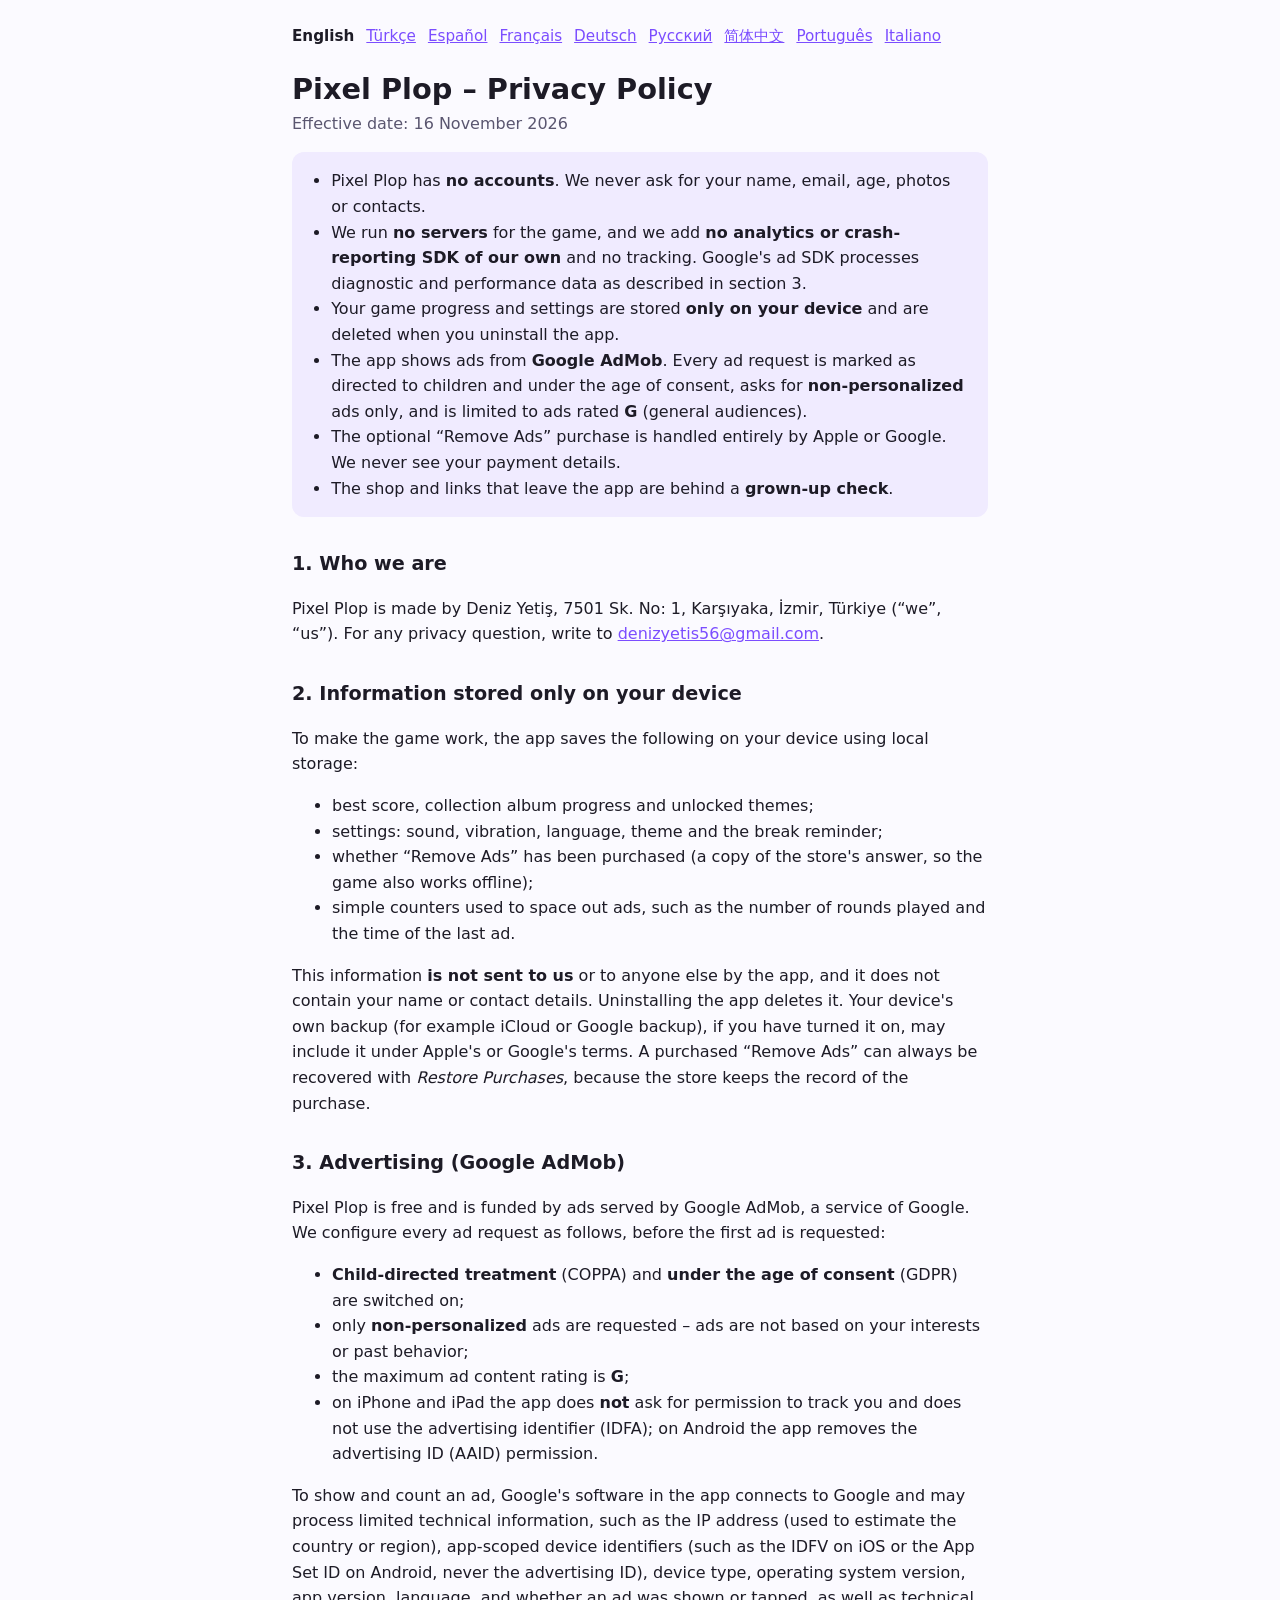
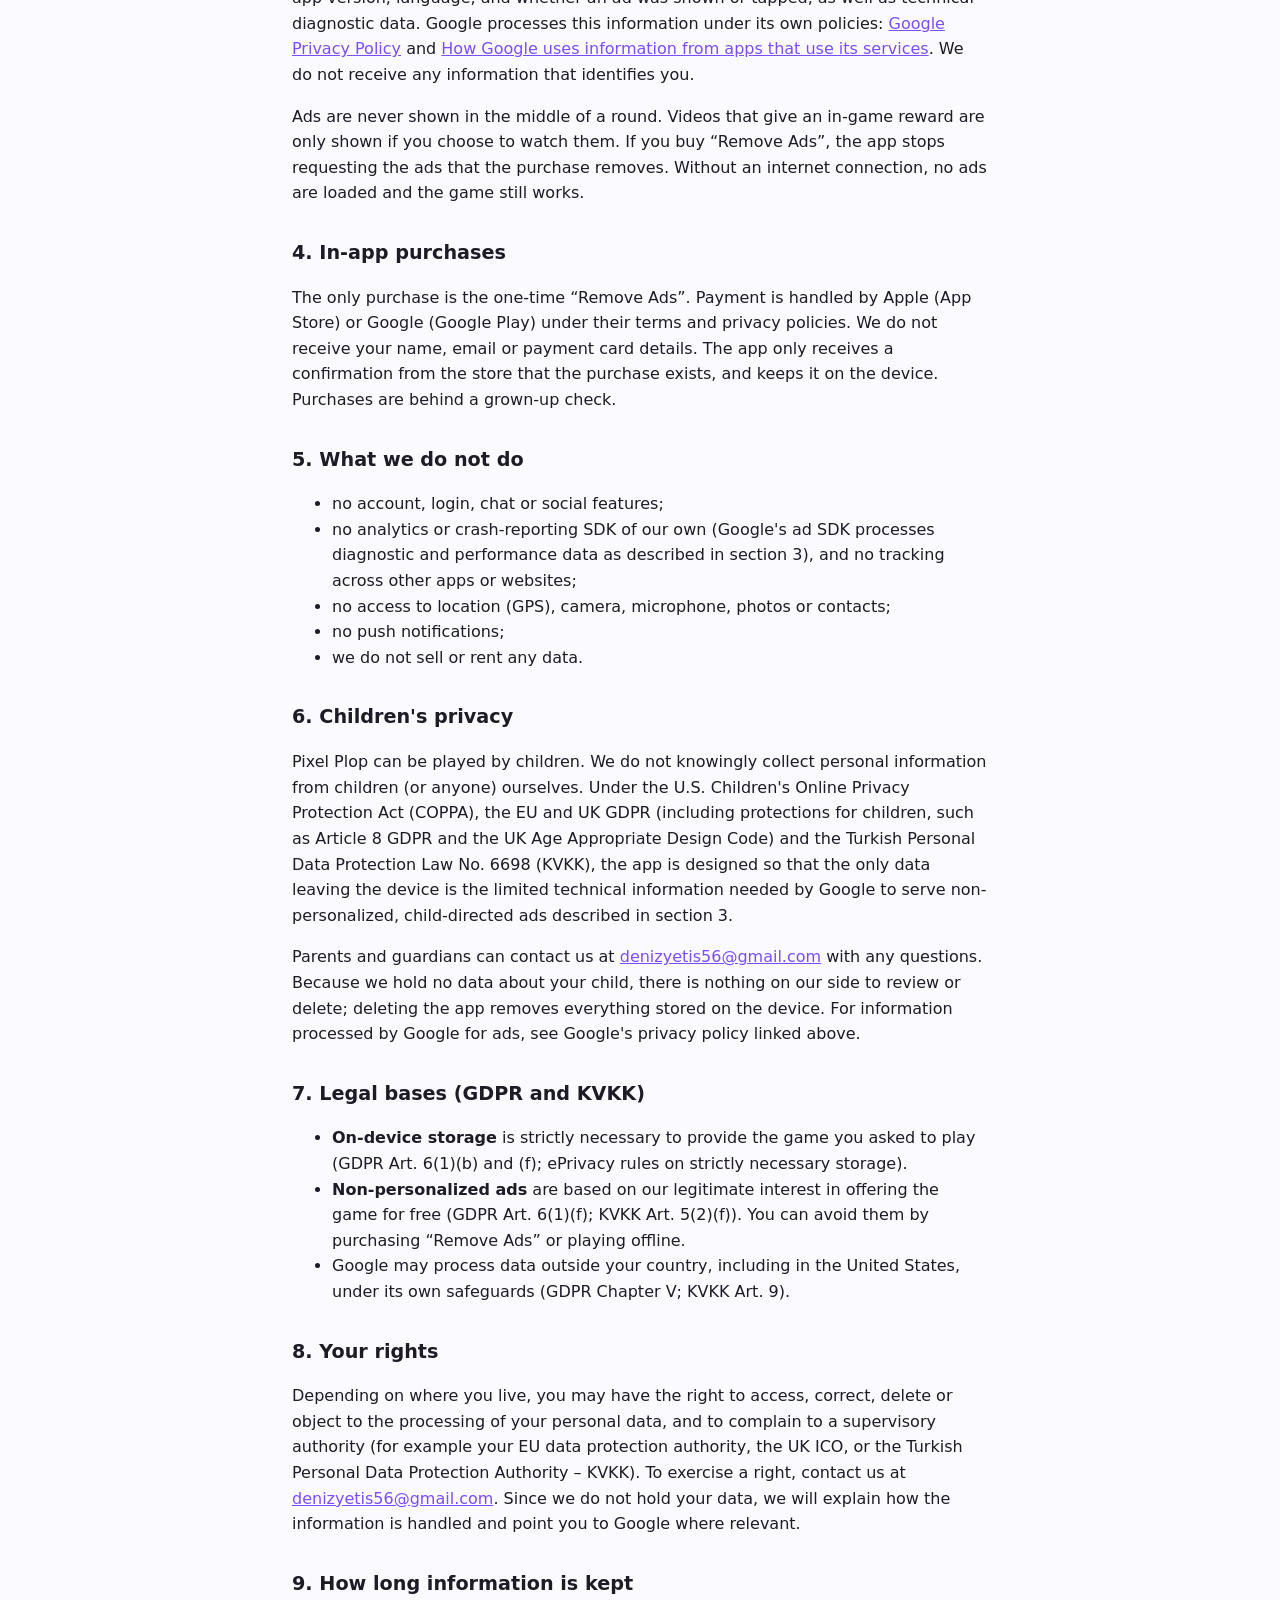
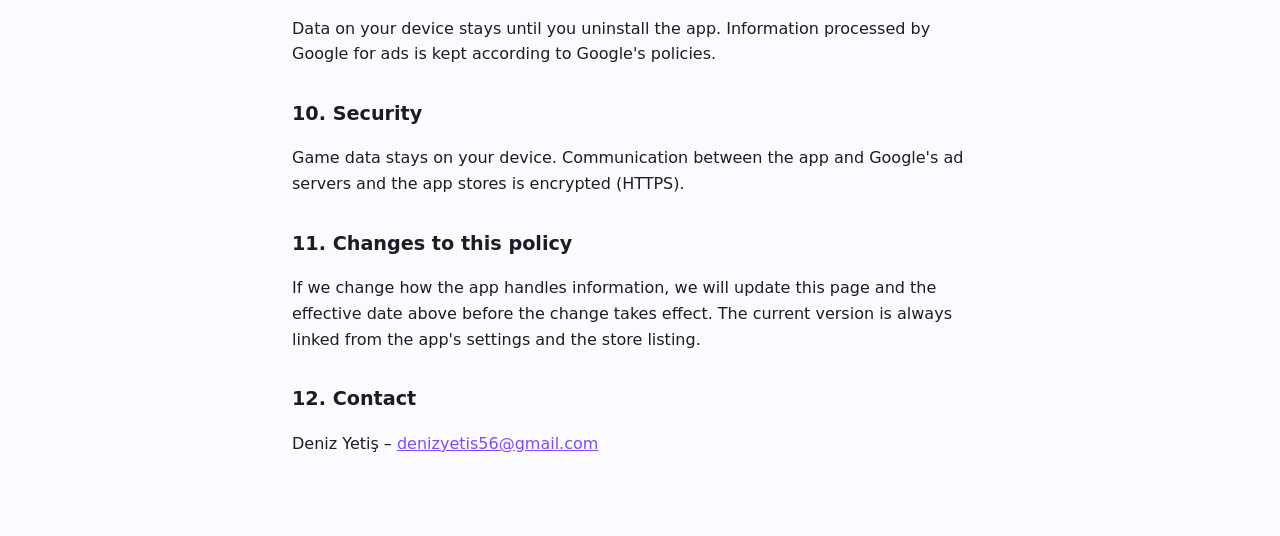
<file: pixelplop/privacy/index.html>
<!doctype html>
<html lang="en">
  <head>
    <meta charset="utf-8" />
    <meta name="viewport" content="width=device-width, initial-scale=1" />
    <title>Pixel Plop – Privacy Policy</title>
    <link rel="stylesheet" href="style.css" />
  </head>
  <body>
    <main>
      <nav class="langs" aria-label="Language">
        <a href="index.html" hreflang="en" aria-current="page">English</a>
        <a href="tr.html" hreflang="tr">Türkçe</a>
        <a href="es.html" hreflang="es">Español</a>
        <a href="fr.html" hreflang="fr">Français</a>
        <a href="de.html" hreflang="de">Deutsch</a>
        <a href="ru.html" hreflang="ru">Русский</a>
        <a href="zh-Hans.html" hreflang="zh-Hans">简体中文</a>
        <a href="pt.html" hreflang="pt">Português</a>
        <a href="it.html" hreflang="it">Italiano</a>
      </nav>

      <h1>Pixel Plop – Privacy Policy</h1>
      <p class="meta">Effective date: 16 November 2026</p>

      <section class="summary" aria-label="Summary">
        <ul>
          <li>
            Pixel Plop has <strong>no accounts</strong>. We never ask for your name, email, age,
            photos or contacts.
          </li>
          <li>
            We run <strong>no servers</strong> for the game, and we add
            <strong>no analytics or crash-reporting SDK of our own</strong> and no tracking.
            Google's ad SDK processes diagnostic and performance data as described in section 3.
          </li>
          <li>
            Your game progress and settings are stored <strong>only on your device</strong> and are
            deleted when you uninstall the app.
          </li>
          <li>
            The app shows ads from <strong>Google AdMob</strong>. Every ad request is marked as
            directed to children and under the age of consent, asks for
            <strong>non-personalized</strong> ads only, and is limited to ads rated
            <strong>G</strong> (general audiences).
          </li>
          <li>
            The optional “Remove Ads” purchase is handled entirely by Apple or Google. We never see
            your payment details.
          </li>
          <li>
            The shop and links that leave the app are behind a <strong>grown-up check</strong>.
          </li>
        </ul>
      </section>

      <h2>1. Who we are</h2>
      <p>
        Pixel Plop is made by Deniz Yetiş, 7501 Sk. No: 1, Karşıyaka, İzmir, Türkiye (“we”, “us”).
        For any privacy question, write to
        <a href="mailto:denizyetis56@gmail.com">denizyetis56@gmail.com</a>.
      </p>
      <!-- VERIFY (lawyer): whether a postal address / representative in the EU or UK (GDPR Art. 27) is required for an
           individual developer who processes no personal data on own servers. -->

      <h2>2. Information stored only on your device</h2>
      <p>To make the game work, the app saves the following on your device using local storage:</p>
      <ul>
        <li>best score, collection album progress and unlocked themes;</li>
        <li>settings: sound, vibration, language, theme and the break reminder;</li>
        <li>
          whether “Remove Ads” has been purchased (a copy of the store's answer, so the game also
          works offline);
        </li>
        <li>
          simple counters used to space out ads, such as the number of rounds played and the time of
          the last ad.
        </li>
      </ul>
      <p>
        This information <strong>is not sent to us</strong> or to anyone else by the app, and it
        does not contain your name or contact details. Uninstalling the app deletes it. Your
        device's own backup (for example iCloud or Google backup), if you have turned it on, may
        include it under Apple's or Google's terms. A purchased “Remove Ads” can always be recovered
        with <em>Restore Purchases</em>, because the store keeps the record of the purchase.
      </p>

      <h2>3. Advertising (Google AdMob)</h2>
      <p>
        Pixel Plop is free and is funded by ads served by Google AdMob, a service of Google. We
        configure every ad request as follows, before the first ad is requested:
      </p>
      <ul>
        <li>
          <strong>Child-directed treatment</strong> (COPPA) and
          <strong>under the age of consent</strong> (GDPR) are switched on;
        </li>
        <li>
          only <strong>non-personalized</strong> ads are requested – ads are not based on your
          interests or past behavior;
        </li>
        <li>the maximum ad content rating is <strong>G</strong>;</li>
        <li>
          on iPhone and iPad the app does <strong>not</strong> ask for permission to track you and
          does not use the advertising identifier (IDFA); on Android the app removes the advertising
          ID (AAID) permission.
        </li>
      </ul>
      <p>
        To show and count an ad, Google's software in the app connects to Google and may process
        limited technical information, such as the IP address (used to estimate the country or
        region), app-scoped device identifiers (such as the IDFV on iOS or the App Set ID on
        Android, never the advertising ID), device type, operating system version, app version,
        language, and whether an ad was shown or tapped, as well as technical diagnostic data.
        Google processes this information under its own policies:
        <a href="https://policies.google.com/privacy">Google Privacy Policy</a> and
        <a href="https://policies.google.com/technologies/partner-sites"
          >How Google uses information from apps that use its services</a
        >. We do not receive any information that identifies you.
      </p>
      <!-- VERIFY: the exact list of data the Google Mobile Ads SDK collects in child-directed, non-personalized mode
           against Google's published AdMob data-disclosure pages; keep in sync with the App Store Privacy Label and the
           Google Play Data safety form. -->
      <p>
        Ads are never shown in the middle of a round. Videos that give an in-game reward are only
        shown if you choose to watch them. If you buy “Remove Ads”, the app stops requesting the ads
        that the purchase removes. Without an internet connection, no ads are loaded and the game
        still works.
      </p>

      <h2>4. In-app purchases</h2>
      <p>
        The only purchase is the one-time “Remove Ads”. Payment is handled by Apple (App Store) or
        Google (Google Play) under their terms and privacy policies. We do not receive your name,
        email or payment card details. The app only receives a confirmation from the store that the
        purchase exists, and keeps it on the device. Purchases are behind a grown-up check.
      </p>

      <h2>5. What we do not do</h2>
      <ul>
        <li>no account, login, chat or social features;</li>
        <li>
          no analytics or crash-reporting SDK of our own (Google's ad SDK processes diagnostic and
          performance data as described in section 3), and no tracking across other apps or
          websites;
        </li>
        <li>no access to location (GPS), camera, microphone, photos or contacts;</li>
        <li>no push notifications;</li>
        <li>we do not sell or rent any data.</li>
      </ul>

      <h2>6. Children's privacy</h2>
      <p>
        Pixel Plop can be played by children. We do not knowingly collect personal information from
        children (or anyone) ourselves. Under the U.S. Children's Online Privacy Protection Act
        (COPPA), the EU and UK GDPR (including protections for children, such as Article 8 GDPR and
        the UK Age Appropriate Design Code) and the Turkish Personal Data Protection Law No. 6698
        (KVKK), the app is designed so that the only data leaving the device is the limited
        technical information needed by Google to serve non-personalized, child-directed ads
        described in section 3.
      </p>
      <!-- VERIFY (lawyer): whether contextual/non-personalized ads relying on persistent identifiers fall under the COPPA
           "support for internal operations" exception, so that verifiable parental consent is not required; and whether a
           consent management platform is required for EEA/UK/CH users in this configuration. -->
      <p>
        Parents and guardians can contact us at
        <a href="mailto:denizyetis56@gmail.com">denizyetis56@gmail.com</a> with any questions.
        Because we hold no data about your child, there is nothing on our side to review or delete;
        deleting the app removes everything stored on the device. For information processed by
        Google for ads, see Google's privacy policy linked above.
      </p>

      <h2>7. Legal bases (GDPR and KVKK)</h2>
      <ul>
        <li>
          <strong>On-device storage</strong> is strictly necessary to provide the game you asked to
          play (GDPR Art. 6(1)(b) and (f); ePrivacy rules on strictly necessary storage).
        </li>
        <li>
          <strong>Non-personalized ads</strong> are based on our legitimate interest in offering the
          game for free (GDPR Art. 6(1)(f); KVKK Art. 5(2)(f)). You can avoid them by purchasing
          “Remove Ads” or playing offline.
        </li>
        <li>
          Google may process data outside your country, including in the United States, under its
          own safeguards (GDPR Chapter V; KVKK Art. 9).
        </li>
      </ul>
      <!-- VERIFY (lawyer): legal bases, Google's role (independent controller vs. processor) for AdMob in this mode, and
           KVKK cross-border transfer requirements as amended in 2024 (standard contracts / notification to the Board). -->

      <h2>8. Your rights</h2>
      <p>
        Depending on where you live, you may have the right to access, correct, delete or object to
        the processing of your personal data, and to complain to a supervisory authority (for
        example your EU data protection authority, the UK ICO, or the Turkish Personal Data
        Protection Authority – KVKK). To exercise a right, contact us at
        <a href="mailto:denizyetis56@gmail.com">denizyetis56@gmail.com</a>. Since we do not hold
        your data, we will explain how the information is handled and point you to Google where
        relevant.
      </p>

      <h2>9. How long information is kept</h2>
      <p>
        Data on your device stays until you uninstall the app. Information processed by Google for
        ads is kept according to Google's policies.
      </p>

      <h2>10. Security</h2>
      <p>
        Game data stays on your device. Communication between the app and Google's ad servers and
        the app stores is encrypted (HTTPS).
      </p>

      <h2>11. Changes to this policy</h2>
      <p>
        If we change how the app handles information, we will update this page and the effective
        date above before the change takes effect. The current version is always linked from the
        app's settings and the store listing.
      </p>

      <h2>12. Contact</h2>
      <p>Deniz Yetiş – <a href="mailto:denizyetis56@gmail.com">denizyetis56@gmail.com</a></p>
    </main>
  </body>
</html>
</file>
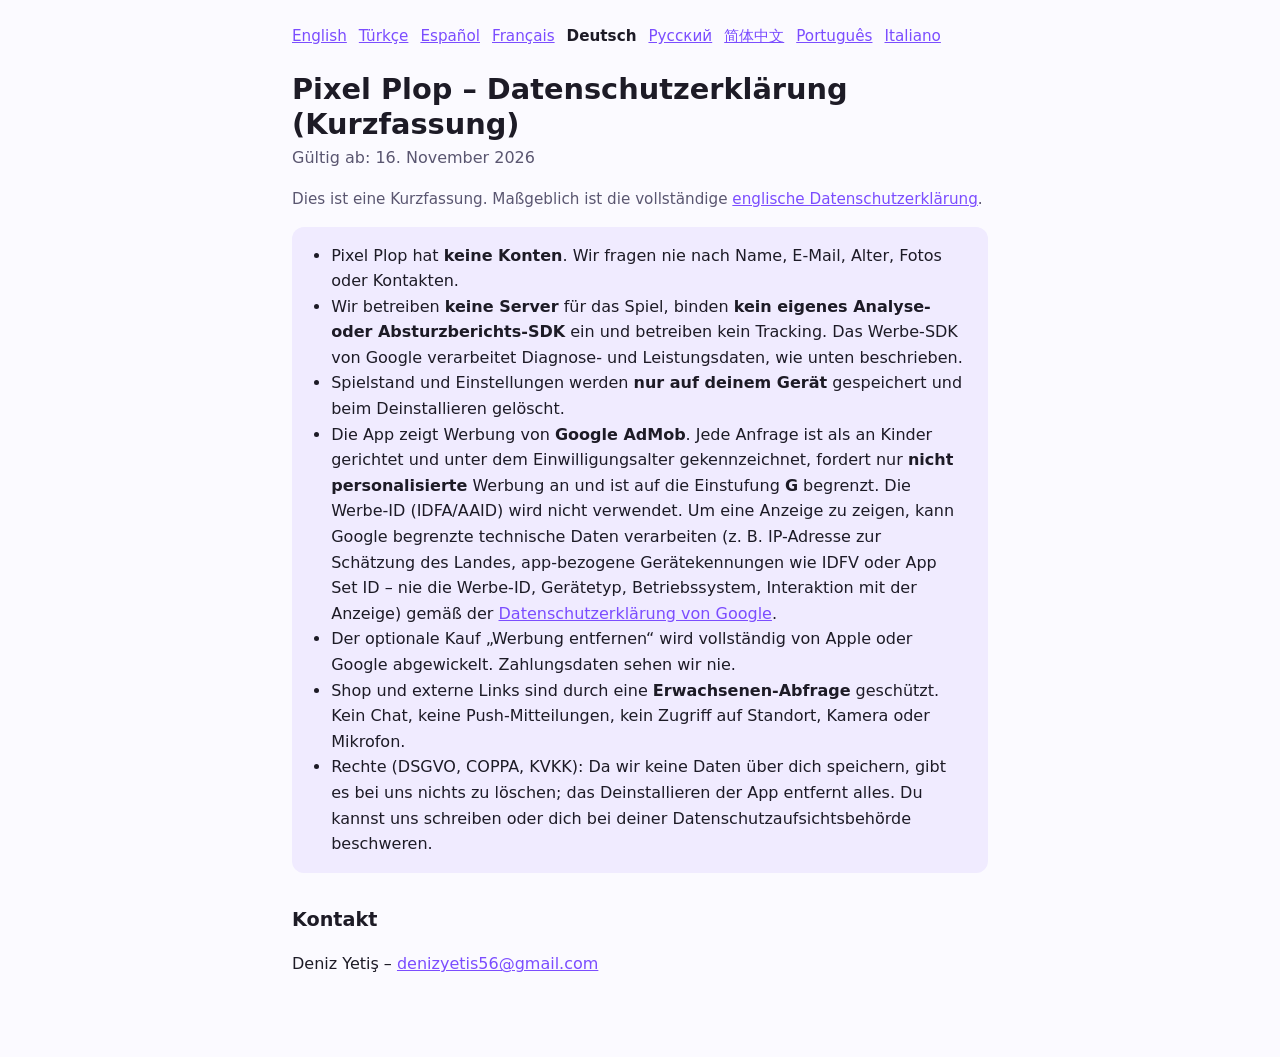
<file: pixelplop/privacy/de.html>
<!doctype html>
<html lang="de">
  <head>
    <meta charset="utf-8" />
    <meta name="viewport" content="width=device-width, initial-scale=1" />
    <title>Pixel Plop – Datenschutzerklärung (Kurzfassung)</title>
    <link rel="stylesheet" href="style.css" />
    <link rel="alternate" hreflang="en" href="index.html" />
  </head>
  <body>
    <main>
      <nav class="langs" aria-label="Sprache">
        <a href="index.html" hreflang="en">English</a>
        <a href="tr.html" hreflang="tr">Türkçe</a>
        <a href="es.html" hreflang="es">Español</a>
        <a href="fr.html" hreflang="fr">Français</a>
        <a href="de.html" hreflang="de" aria-current="page">Deutsch</a>
        <a href="ru.html" hreflang="ru">Русский</a>
        <a href="zh-Hans.html" hreflang="zh-Hans">简体中文</a>
        <a href="pt.html" hreflang="pt">Português</a>
        <a href="it.html" hreflang="it">Italiano</a>
      </nav>

      <h1>Pixel Plop – Datenschutzerklärung (Kurzfassung)</h1>
      <p class="meta">Gültig ab: 16. November 2026</p>
      <p class="note">
        Dies ist eine Kurzfassung. Maßgeblich ist die vollständige
        <a href="index.html">englische Datenschutzerklärung</a>.
      </p>

      <section class="summary">
        <ul>
          <li>
            Pixel Plop hat <strong>keine Konten</strong>. Wir fragen nie nach Name, E-Mail, Alter,
            Fotos oder Kontakten.
          </li>
          <li>
            Wir betreiben <strong>keine Server</strong> für das Spiel, binden
            <strong>kein eigenes Analyse- oder Absturzberichts-SDK</strong> ein und betreiben kein
            Tracking. Das Werbe-SDK von Google verarbeitet Diagnose- und Leistungsdaten, wie unten
            beschrieben.
          </li>
          <li>
            Spielstand und Einstellungen werden <strong>nur auf deinem Gerät</strong> gespeichert
            und beim Deinstallieren gelöscht.
          </li>
          <li>
            Die App zeigt Werbung von <strong>Google AdMob</strong>. Jede Anfrage ist als an Kinder
            gerichtet und unter dem Einwilligungsalter gekennzeichnet, fordert nur
            <strong>nicht personalisierte</strong> Werbung an und ist auf die Einstufung
            <strong>G</strong> begrenzt. Die Werbe-ID (IDFA/AAID) wird nicht verwendet. Um eine
            Anzeige zu zeigen, kann Google begrenzte technische Daten verarbeiten (z. B. IP-Adresse
            zur Schätzung des Landes, app-bezogene Gerätekennungen wie IDFV oder App Set ID – nie
            die Werbe-ID, Gerätetyp, Betriebssystem, Interaktion mit der Anzeige) gemäß der
            <a href="https://policies.google.com/privacy?hl=de">Datenschutzerklärung von Google</a>.
          </li>
          <li>
            Der optionale Kauf „Werbung entfernen“ wird vollständig von Apple oder Google
            abgewickelt. Zahlungsdaten sehen wir nie.
          </li>
          <li>
            Shop und externe Links sind durch eine <strong>Erwachsenen-Abfrage</strong> geschützt.
            Kein Chat, keine Push-Mitteilungen, kein Zugriff auf Standort, Kamera oder Mikrofon.
          </li>
          <li>
            Rechte (DSGVO, COPPA, KVKK): Da wir keine Daten über dich speichern, gibt es bei uns
            nichts zu löschen; das Deinstallieren der App entfernt alles. Du kannst uns schreiben
            oder dich bei deiner Datenschutzaufsichtsbehörde beschweren.
          </li>
        </ul>
      </section>

      <h2>Kontakt</h2>
      <p>Deniz Yetiş – <a href="mailto:denizyetis56@gmail.com">denizyetis56@gmail.com</a></p>
    </main>
  </body>
</html>
</file>
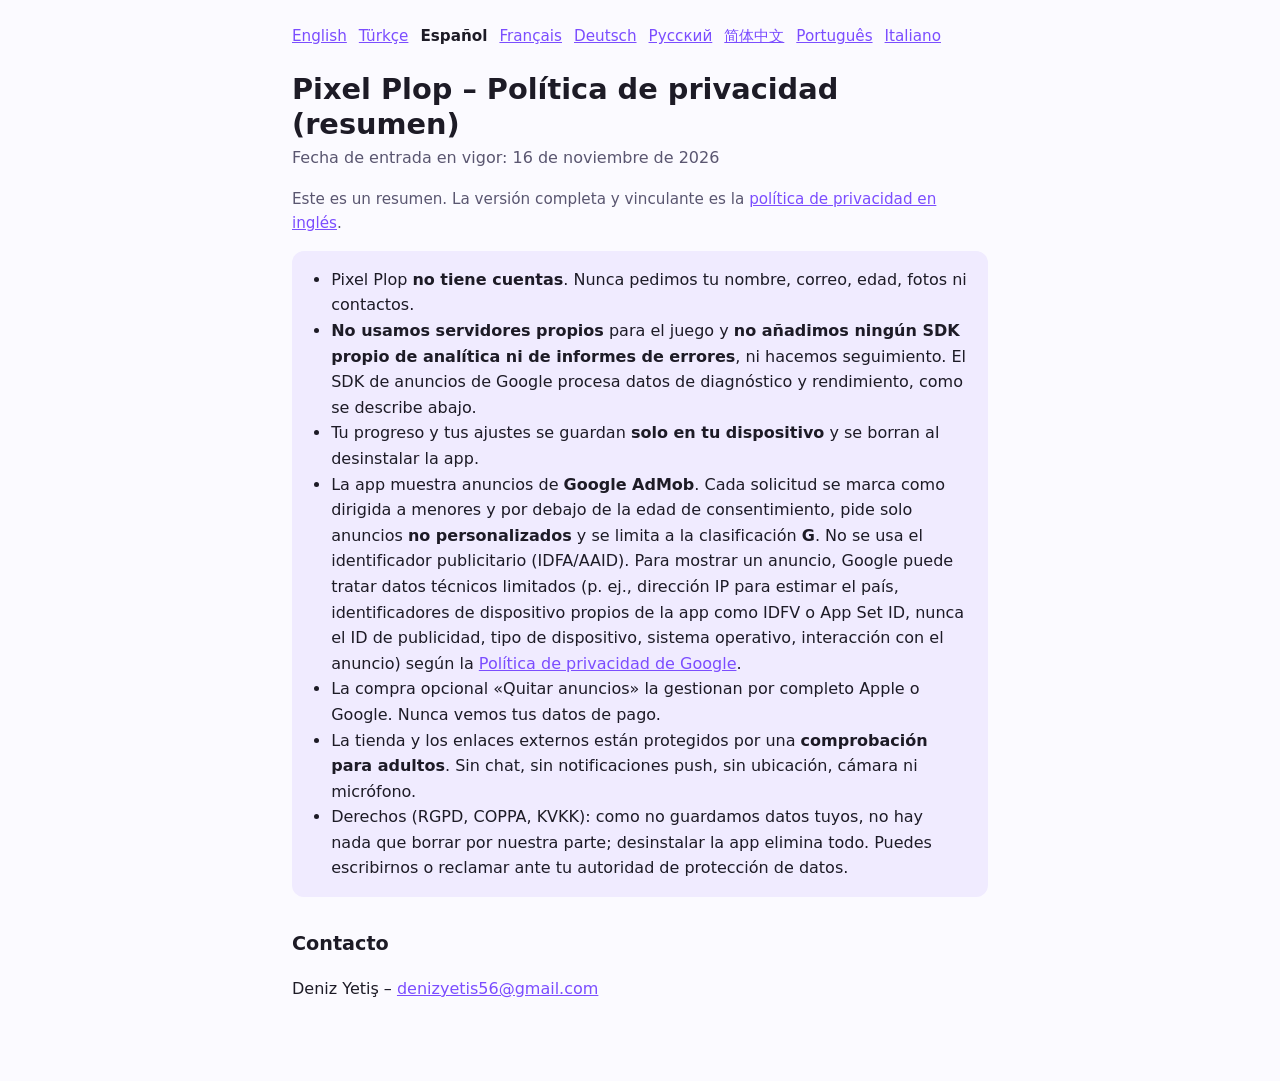
<file: pixelplop/privacy/es.html>
<!doctype html>
<html lang="es">
  <head>
    <meta charset="utf-8" />
    <meta name="viewport" content="width=device-width, initial-scale=1" />
    <title>Pixel Plop – Política de privacidad (resumen)</title>
    <link rel="stylesheet" href="style.css" />
    <link rel="alternate" hreflang="en" href="index.html" />
  </head>
  <body>
    <main>
      <nav class="langs" aria-label="Idioma">
        <a href="index.html" hreflang="en">English</a>
        <a href="tr.html" hreflang="tr">Türkçe</a>
        <a href="es.html" hreflang="es" aria-current="page">Español</a>
        <a href="fr.html" hreflang="fr">Français</a>
        <a href="de.html" hreflang="de">Deutsch</a>
        <a href="ru.html" hreflang="ru">Русский</a>
        <a href="zh-Hans.html" hreflang="zh-Hans">简体中文</a>
        <a href="pt.html" hreflang="pt">Português</a>
        <a href="it.html" hreflang="it">Italiano</a>
      </nav>

      <h1>Pixel Plop – Política de privacidad (resumen)</h1>
      <p class="meta">Fecha de entrada en vigor: 16 de noviembre de 2026</p>
      <p class="note">
        Este es un resumen. La versión completa y vinculante es la
        <a href="index.html">política de privacidad en inglés</a>.
      </p>

      <section class="summary">
        <ul>
          <li>
            Pixel Plop <strong>no tiene cuentas</strong>. Nunca pedimos tu nombre, correo, edad,
            fotos ni contactos.
          </li>
          <li>
            <strong>No usamos servidores propios</strong> para el juego y
            <strong>no añadimos ningún SDK propio de analítica ni de informes de errores</strong>,
            ni hacemos seguimiento. El SDK de anuncios de Google procesa datos de diagnóstico y
            rendimiento, como se describe abajo.
          </li>
          <li>
            Tu progreso y tus ajustes se guardan <strong>solo en tu dispositivo</strong> y se borran
            al desinstalar la app.
          </li>
          <li>
            La app muestra anuncios de <strong>Google AdMob</strong>. Cada solicitud se marca como
            dirigida a menores y por debajo de la edad de consentimiento, pide solo anuncios
            <strong>no personalizados</strong> y se limita a la clasificación <strong>G</strong>. No
            se usa el identificador publicitario (IDFA/AAID). Para mostrar un anuncio, Google puede
            tratar datos técnicos limitados (p. ej., dirección IP para estimar el país,
            identificadores de dispositivo propios de la app como IDFV o App Set ID, nunca el ID de
            publicidad, tipo de dispositivo, sistema operativo, interacción con el anuncio) según la
            <a href="https://policies.google.com/privacy?hl=es">Política de privacidad de Google</a
            >.
          </li>
          <li>
            La compra opcional «Quitar anuncios» la gestionan por completo Apple o Google. Nunca
            vemos tus datos de pago.
          </li>
          <li>
            La tienda y los enlaces externos están protegidos por una
            <strong>comprobación para adultos</strong>. Sin chat, sin notificaciones push, sin
            ubicación, cámara ni micrófono.
          </li>
          <li>
            Derechos (RGPD, COPPA, KVKK): como no guardamos datos tuyos, no hay nada que borrar por
            nuestra parte; desinstalar la app elimina todo. Puedes escribirnos o reclamar ante tu
            autoridad de protección de datos.
          </li>
        </ul>
      </section>

      <h2>Contacto</h2>
      <p>Deniz Yetiş – <a href="mailto:denizyetis56@gmail.com">denizyetis56@gmail.com</a></p>
    </main>
  </body>
</html>
</file>
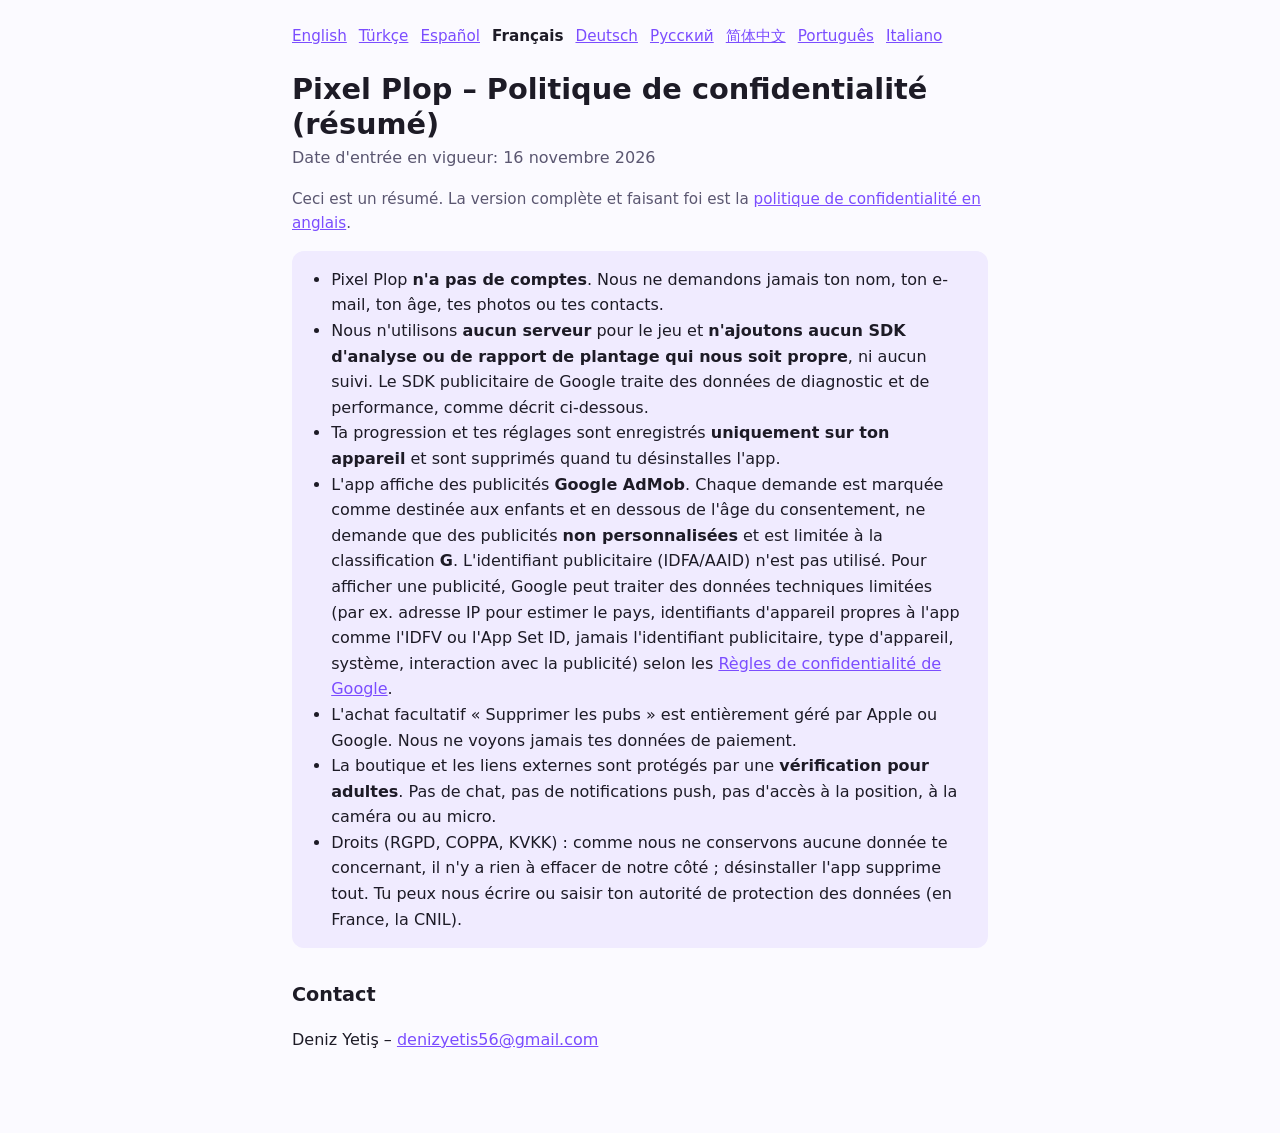
<file: pixelplop/privacy/fr.html>
<!doctype html>
<html lang="fr">
  <head>
    <meta charset="utf-8" />
    <meta name="viewport" content="width=device-width, initial-scale=1" />
    <title>Pixel Plop – Politique de confidentialité (résumé)</title>
    <link rel="stylesheet" href="style.css" />
    <link rel="alternate" hreflang="en" href="index.html" />
  </head>
  <body>
    <main>
      <nav class="langs" aria-label="Langue">
        <a href="index.html" hreflang="en">English</a>
        <a href="tr.html" hreflang="tr">Türkçe</a>
        <a href="es.html" hreflang="es">Español</a>
        <a href="fr.html" hreflang="fr" aria-current="page">Français</a>
        <a href="de.html" hreflang="de">Deutsch</a>
        <a href="ru.html" hreflang="ru">Русский</a>
        <a href="zh-Hans.html" hreflang="zh-Hans">简体中文</a>
        <a href="pt.html" hreflang="pt">Português</a>
        <a href="it.html" hreflang="it">Italiano</a>
      </nav>

      <h1>Pixel Plop – Politique de confidentialité (résumé)</h1>
      <p class="meta">Date d'entrée en vigueur: 16 novembre 2026</p>
      <p class="note">
        Ceci est un résumé. La version complète et faisant foi est la
        <a href="index.html">politique de confidentialité en anglais</a>.
      </p>

      <section class="summary">
        <ul>
          <li>
            Pixel Plop <strong>n'a pas de comptes</strong>. Nous ne demandons jamais ton nom, ton
            e-mail, ton âge, tes photos ou tes contacts.
          </li>
          <li>
            Nous n'utilisons <strong>aucun serveur</strong> pour le jeu et
            <strong
              >n'ajoutons aucun SDK d'analyse ou de rapport de plantage qui nous soit propre</strong
            >, ni aucun suivi. Le SDK publicitaire de Google traite des données de diagnostic et de
            performance, comme décrit ci-dessous.
          </li>
          <li>
            Ta progression et tes réglages sont enregistrés
            <strong>uniquement sur ton appareil</strong> et sont supprimés quand tu désinstalles
            l'app.
          </li>
          <li>
            L'app affiche des publicités <strong>Google AdMob</strong>. Chaque demande est marquée
            comme destinée aux enfants et en dessous de l'âge du consentement, ne demande que des
            publicités <strong>non personnalisées</strong> et est limitée à la classification
            <strong>G</strong>. L'identifiant publicitaire (IDFA/AAID) n'est pas utilisé. Pour
            afficher une publicité, Google peut traiter des données techniques limitées (par ex.
            adresse IP pour estimer le pays, identifiants d'appareil propres à l'app comme l'IDFV ou
            l'App Set ID, jamais l'identifiant publicitaire, type d'appareil, système, interaction
            avec la publicité) selon les
            <a href="https://policies.google.com/privacy?hl=fr"
              >Règles de confidentialité de Google</a
            >.
          </li>
          <li>
            L'achat facultatif « Supprimer les pubs » est entièrement géré par Apple ou Google. Nous
            ne voyons jamais tes données de paiement.
          </li>
          <li>
            La boutique et les liens externes sont protégés par une
            <strong>vérification pour adultes</strong>. Pas de chat, pas de notifications push, pas
            d'accès à la position, à la caméra ou au micro.
          </li>
          <li>
            Droits (RGPD, COPPA, KVKK) : comme nous ne conservons aucune donnée te concernant, il
            n'y a rien à effacer de notre côté ; désinstaller l'app supprime tout. Tu peux nous
            écrire ou saisir ton autorité de protection des données (en France, la CNIL).
          </li>
        </ul>
      </section>

      <h2>Contact</h2>
      <p>Deniz Yetiş – <a href="mailto:denizyetis56@gmail.com">denizyetis56@gmail.com</a></p>
    </main>
  </body>
</html>
</file>
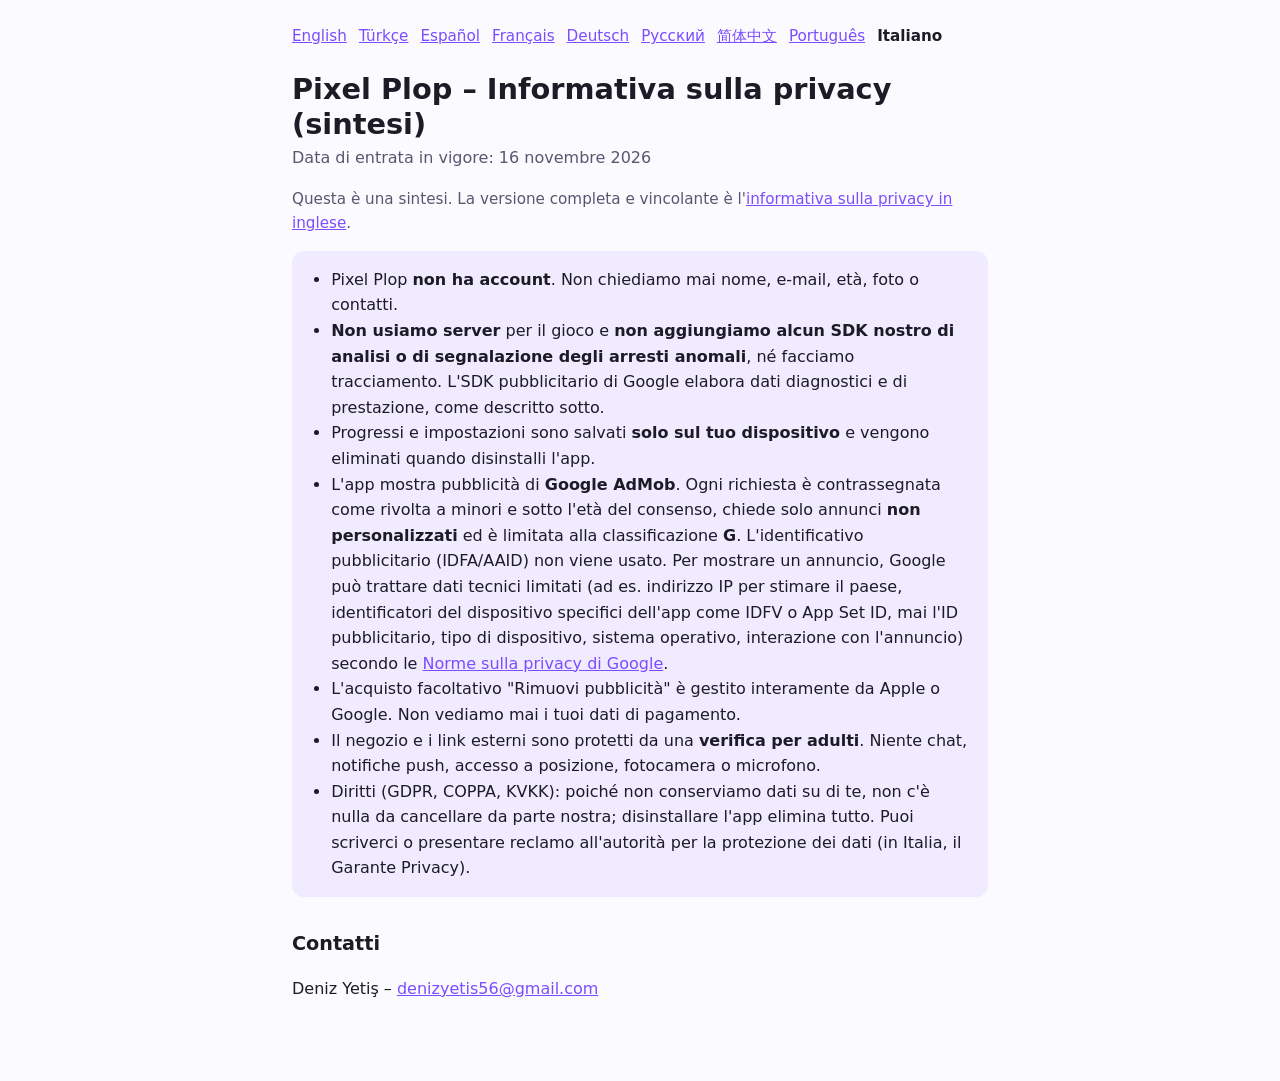
<file: pixelplop/privacy/it.html>
<!doctype html>
<html lang="it">
  <head>
    <meta charset="utf-8" />
    <meta name="viewport" content="width=device-width, initial-scale=1" />
    <title>Pixel Plop – Informativa sulla privacy (sintesi)</title>
    <link rel="stylesheet" href="style.css" />
    <link rel="alternate" hreflang="en" href="index.html" />
  </head>
  <body>
    <main>
      <nav class="langs" aria-label="Lingua">
        <a href="index.html" hreflang="en">English</a>
        <a href="tr.html" hreflang="tr">Türkçe</a>
        <a href="es.html" hreflang="es">Español</a>
        <a href="fr.html" hreflang="fr">Français</a>
        <a href="de.html" hreflang="de">Deutsch</a>
        <a href="ru.html" hreflang="ru">Русский</a>
        <a href="zh-Hans.html" hreflang="zh-Hans">简体中文</a>
        <a href="pt.html" hreflang="pt">Português</a>
        <a href="it.html" hreflang="it" aria-current="page">Italiano</a>
      </nav>

      <h1>Pixel Plop – Informativa sulla privacy (sintesi)</h1>
      <p class="meta">Data di entrata in vigore: 16 novembre 2026</p>
      <p class="note">
        Questa è una sintesi. La versione completa e vincolante è l'<a href="index.html"
          >informativa sulla privacy in inglese</a
        >.
      </p>

      <section class="summary">
        <ul>
          <li>
            Pixel Plop <strong>non ha account</strong>. Non chiediamo mai nome, e-mail, età, foto o
            contatti.
          </li>
          <li>
            <strong>Non usiamo server</strong> per il gioco e
            <strong
              >non aggiungiamo alcun SDK nostro di analisi o di segnalazione degli arresti
              anomali</strong
            >, né facciamo tracciamento. L'SDK pubblicitario di Google elabora dati diagnostici e di
            prestazione, come descritto sotto.
          </li>
          <li>
            Progressi e impostazioni sono salvati <strong>solo sul tuo dispositivo</strong> e
            vengono eliminati quando disinstalli l'app.
          </li>
          <li>
            L'app mostra pubblicità di <strong>Google AdMob</strong>. Ogni richiesta è
            contrassegnata come rivolta a minori e sotto l'età del consenso, chiede solo annunci
            <strong>non personalizzati</strong> ed è limitata alla classificazione
            <strong>G</strong>. L'identificativo pubblicitario (IDFA/AAID) non viene usato. Per
            mostrare un annuncio, Google può trattare dati tecnici limitati (ad es. indirizzo IP per
            stimare il paese, identificatori del dispositivo specifici dell'app come IDFV o App Set
            ID, mai l'ID pubblicitario, tipo di dispositivo, sistema operativo, interazione con
            l'annuncio) secondo le
            <a href="https://policies.google.com/privacy?hl=it">Norme sulla privacy di Google</a>.
          </li>
          <li>
            L'acquisto facoltativo "Rimuovi pubblicità" è gestito interamente da Apple o Google. Non
            vediamo mai i tuoi dati di pagamento.
          </li>
          <li>
            Il negozio e i link esterni sono protetti da una <strong>verifica per adulti</strong>.
            Niente chat, notifiche push, accesso a posizione, fotocamera o microfono.
          </li>
          <li>
            Diritti (GDPR, COPPA, KVKK): poiché non conserviamo dati su di te, non c'è nulla da
            cancellare da parte nostra; disinstallare l'app elimina tutto. Puoi scriverci o
            presentare reclamo all'autorità per la protezione dei dati (in Italia, il Garante
            Privacy).
          </li>
        </ul>
      </section>

      <h2>Contatti</h2>
      <p>Deniz Yetiş – <a href="mailto:denizyetis56@gmail.com">denizyetis56@gmail.com</a></p>
    </main>
  </body>
</html>
</file>
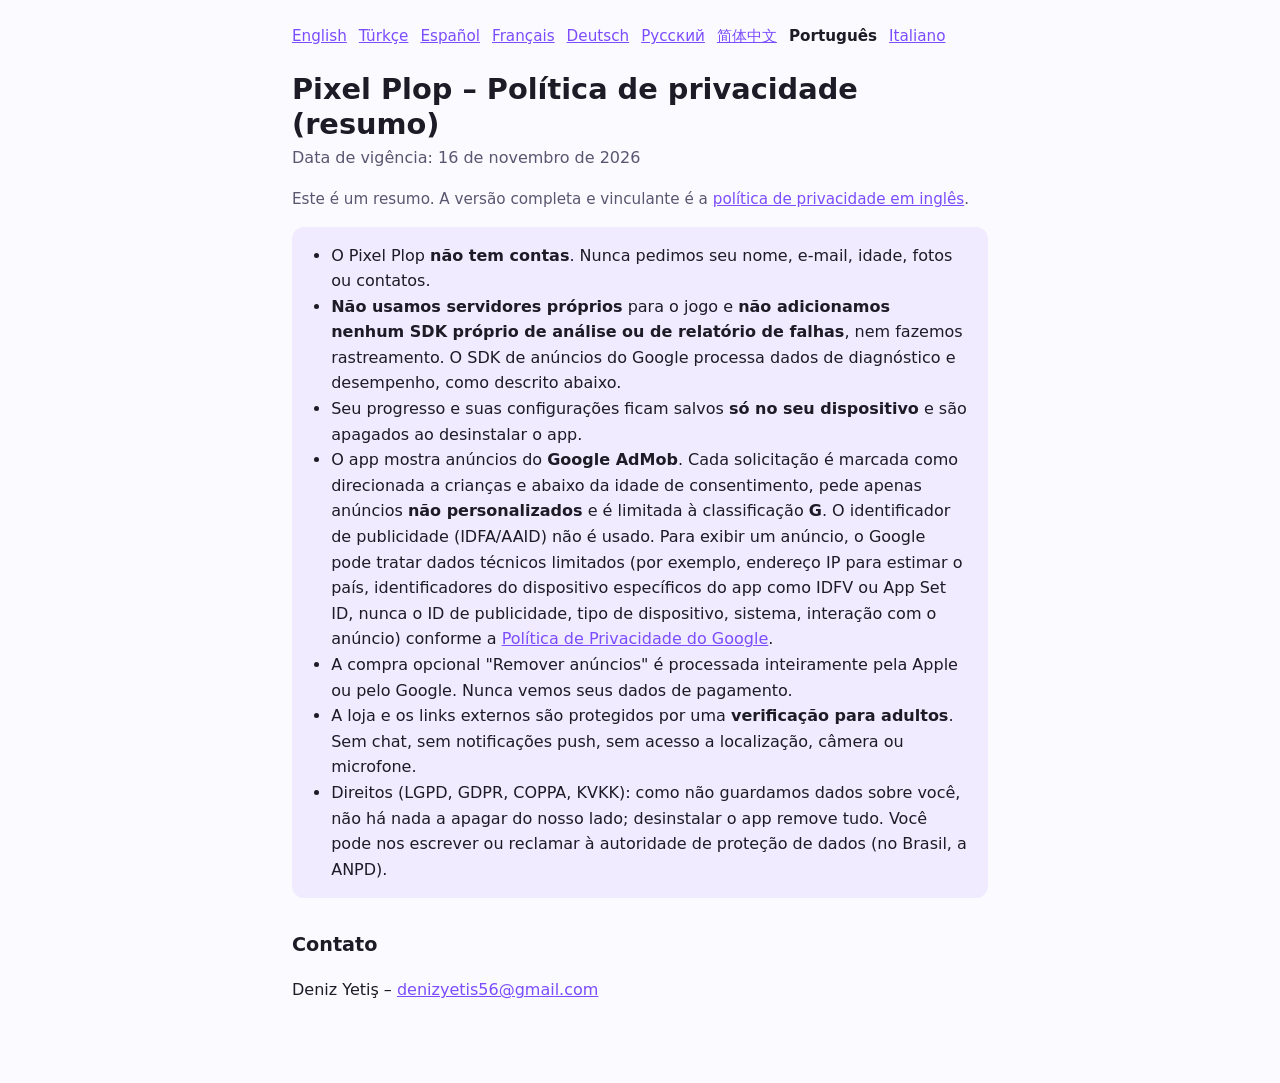
<file: pixelplop/privacy/pt.html>
<!doctype html>
<html lang="pt">
  <head>
    <meta charset="utf-8" />
    <meta name="viewport" content="width=device-width, initial-scale=1" />
    <title>Pixel Plop – Política de privacidade (resumo)</title>
    <link rel="stylesheet" href="style.css" />
    <link rel="alternate" hreflang="en" href="index.html" />
  </head>
  <body>
    <main>
      <nav class="langs" aria-label="Idioma">
        <a href="index.html" hreflang="en">English</a>
        <a href="tr.html" hreflang="tr">Türkçe</a>
        <a href="es.html" hreflang="es">Español</a>
        <a href="fr.html" hreflang="fr">Français</a>
        <a href="de.html" hreflang="de">Deutsch</a>
        <a href="ru.html" hreflang="ru">Русский</a>
        <a href="zh-Hans.html" hreflang="zh-Hans">简体中文</a>
        <a href="pt.html" hreflang="pt" aria-current="page">Português</a>
        <a href="it.html" hreflang="it">Italiano</a>
      </nav>

      <h1>Pixel Plop – Política de privacidade (resumo)</h1>
      <p class="meta">Data de vigência: 16 de novembro de 2026</p>
      <p class="note">
        Este é um resumo. A versão completa e vinculante é a
        <a href="index.html">política de privacidade em inglês</a>.
      </p>

      <section class="summary">
        <ul>
          <li>
            O Pixel Plop <strong>não tem contas</strong>. Nunca pedimos seu nome, e-mail, idade,
            fotos ou contatos.
          </li>
          <li>
            <strong>Não usamos servidores próprios</strong> para o jogo e
            <strong>não adicionamos nenhum SDK próprio de análise ou de relatório de falhas</strong
            >, nem fazemos rastreamento. O SDK de anúncios do Google processa dados de diagnóstico e
            desempenho, como descrito abaixo.
          </li>
          <li>
            Seu progresso e suas configurações ficam salvos <strong>só no seu dispositivo</strong> e
            são apagados ao desinstalar o app.
          </li>
          <li>
            O app mostra anúncios do <strong>Google AdMob</strong>. Cada solicitação é marcada como
            direcionada a crianças e abaixo da idade de consentimento, pede apenas anúncios
            <strong>não personalizados</strong> e é limitada à classificação <strong>G</strong>. O
            identificador de publicidade (IDFA/AAID) não é usado. Para exibir um anúncio, o Google
            pode tratar dados técnicos limitados (por exemplo, endereço IP para estimar o país,
            identificadores do dispositivo específicos do app como IDFV ou App Set ID, nunca o ID de
            publicidade, tipo de dispositivo, sistema, interação com o anúncio) conforme a
            <a href="https://policies.google.com/privacy?hl=pt-BR"
              >Política de Privacidade do Google</a
            >.
          </li>
          <li>
            A compra opcional "Remover anúncios" é processada inteiramente pela Apple ou pelo
            Google. Nunca vemos seus dados de pagamento.
          </li>
          <li>
            A loja e os links externos são protegidos por uma
            <strong>verificação para adultos</strong>. Sem chat, sem notificações push, sem acesso a
            localização, câmera ou microfone.
          </li>
          <li>
            Direitos (LGPD, GDPR, COPPA, KVKK): como não guardamos dados sobre você, não há nada a
            apagar do nosso lado; desinstalar o app remove tudo. Você pode nos escrever ou reclamar
            à autoridade de proteção de dados (no Brasil, a ANPD).
          </li>
        </ul>
      </section>

      <h2>Contato</h2>
      <p>Deniz Yetiş – <a href="mailto:denizyetis56@gmail.com">denizyetis56@gmail.com</a></p>
    </main>
  </body>
</html>
</file>
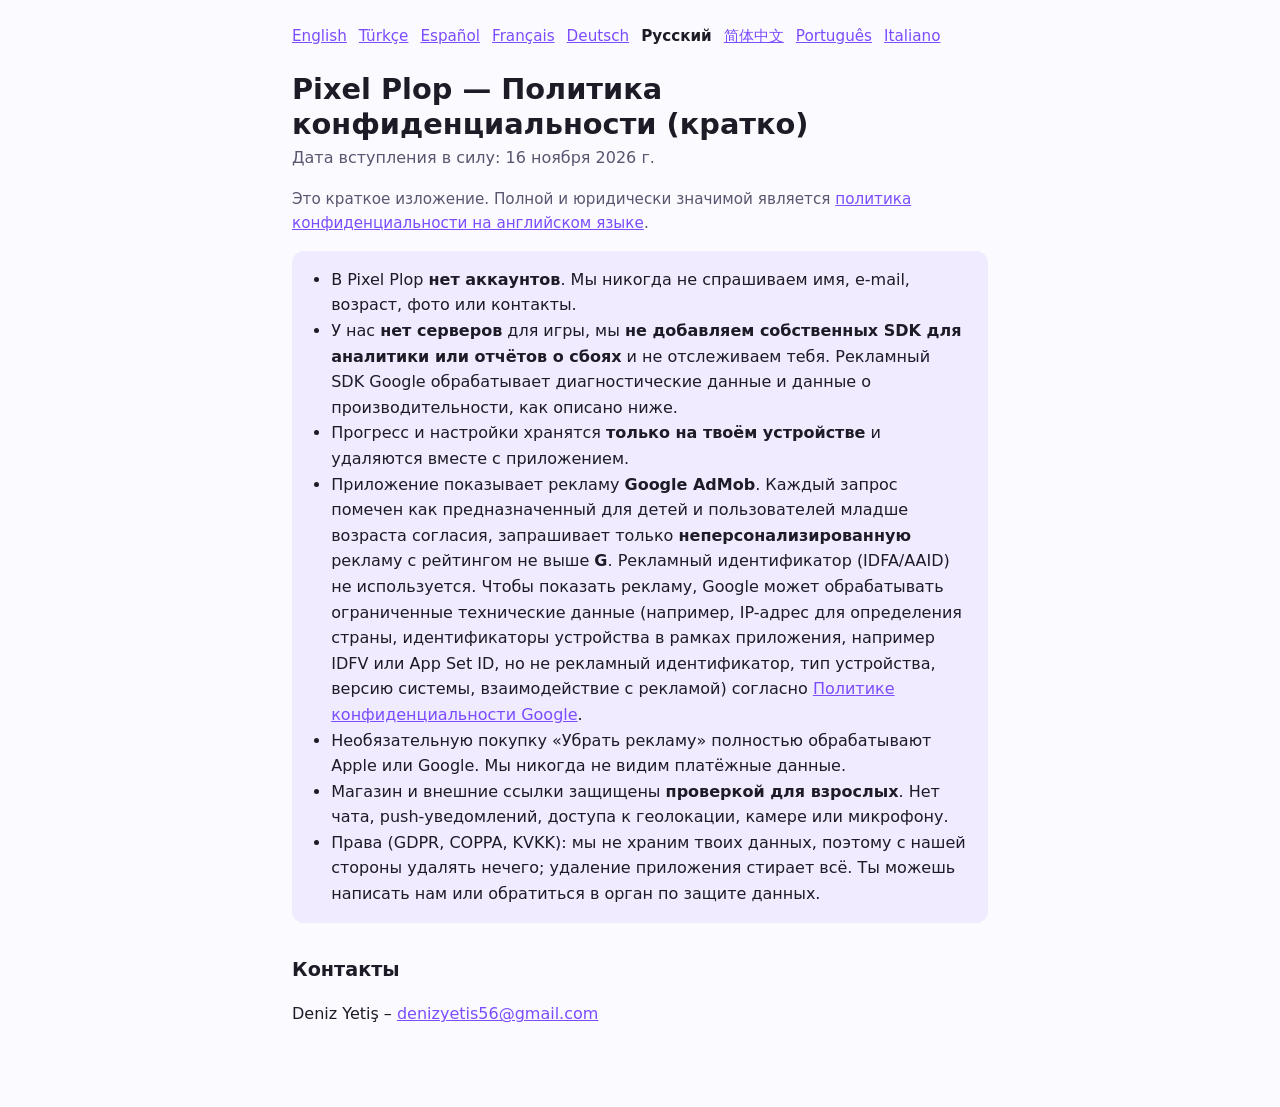
<file: pixelplop/privacy/ru.html>
<!doctype html>
<html lang="ru">
  <head>
    <meta charset="utf-8" />
    <meta name="viewport" content="width=device-width, initial-scale=1" />
    <title>Pixel Plop — Политика конфиденциальности (кратко)</title>
    <link rel="stylesheet" href="style.css" />
    <link rel="alternate" hreflang="en" href="index.html" />
  </head>
  <body>
    <main>
      <nav class="langs" aria-label="Язык">
        <a href="index.html" hreflang="en">English</a>
        <a href="tr.html" hreflang="tr">Türkçe</a>
        <a href="es.html" hreflang="es">Español</a>
        <a href="fr.html" hreflang="fr">Français</a>
        <a href="de.html" hreflang="de">Deutsch</a>
        <a href="ru.html" hreflang="ru" aria-current="page">Русский</a>
        <a href="zh-Hans.html" hreflang="zh-Hans">简体中文</a>
        <a href="pt.html" hreflang="pt">Português</a>
        <a href="it.html" hreflang="it">Italiano</a>
      </nav>

      <h1>Pixel Plop — Политика конфиденциальности (кратко)</h1>
      <p class="meta">Дата вступления в силу: 16 ноября 2026 г.</p>
      <p class="note">
        Это краткое изложение. Полной и юридически значимой является
        <a href="index.html">политика конфиденциальности на английском языке</a>.
      </p>

      <section class="summary">
        <ul>
          <li>
            В Pixel Plop <strong>нет аккаунтов</strong>. Мы никогда не спрашиваем имя, e-mail,
            возраст, фото или контакты.
          </li>
          <li>
            У нас <strong>нет серверов</strong> для игры, мы
            <strong>не добавляем собственных SDK для аналитики или отчётов о сбоях</strong> и не
            отслеживаем тебя. Рекламный SDK Google обрабатывает диагностические данные и данные о
            производительности, как описано ниже.
          </li>
          <li>
            Прогресс и настройки хранятся <strong>только на твоём устройстве</strong> и удаляются
            вместе с приложением.
          </li>
          <li>
            Приложение показывает рекламу <strong>Google AdMob</strong>. Каждый запрос помечен как
            предназначенный для детей и пользователей младше возраста согласия, запрашивает только
            <strong>неперсонализированную</strong> рекламу с рейтингом не выше <strong>G</strong>.
            Рекламный идентификатор (IDFA/AAID) не используется. Чтобы показать рекламу, Google
            может обрабатывать ограниченные технические данные (например, IP-адрес для определения
            страны, идентификаторы устройства в рамках приложения, например IDFV или App Set ID, но
            не рекламный идентификатор, тип устройства, версию системы, взаимодействие с рекламой)
            согласно
            <a href="https://policies.google.com/privacy?hl=ru"
              >Политике конфиденциальности Google</a
            >.
          </li>
          <li>
            Необязательную покупку «Убрать рекламу» полностью обрабатывают Apple или Google. Мы
            никогда не видим платёжные данные.
          </li>
          <li>
            Магазин и внешние ссылки защищены <strong>проверкой для взрослых</strong>. Нет чата,
            push-уведомлений, доступа к геолокации, камере или микрофону.
          </li>
          <li>
            Права (GDPR, COPPA, KVKK): мы не храним твоих данных, поэтому с нашей стороны удалять
            нечего; удаление приложения стирает всё. Ты можешь написать нам или обратиться в орган
            по защите данных.
          </li>
        </ul>
      </section>

      <h2>Контакты</h2>
      <p>Deniz Yetiş – <a href="mailto:denizyetis56@gmail.com">denizyetis56@gmail.com</a></p>
    </main>
  </body>
</html>
</file>
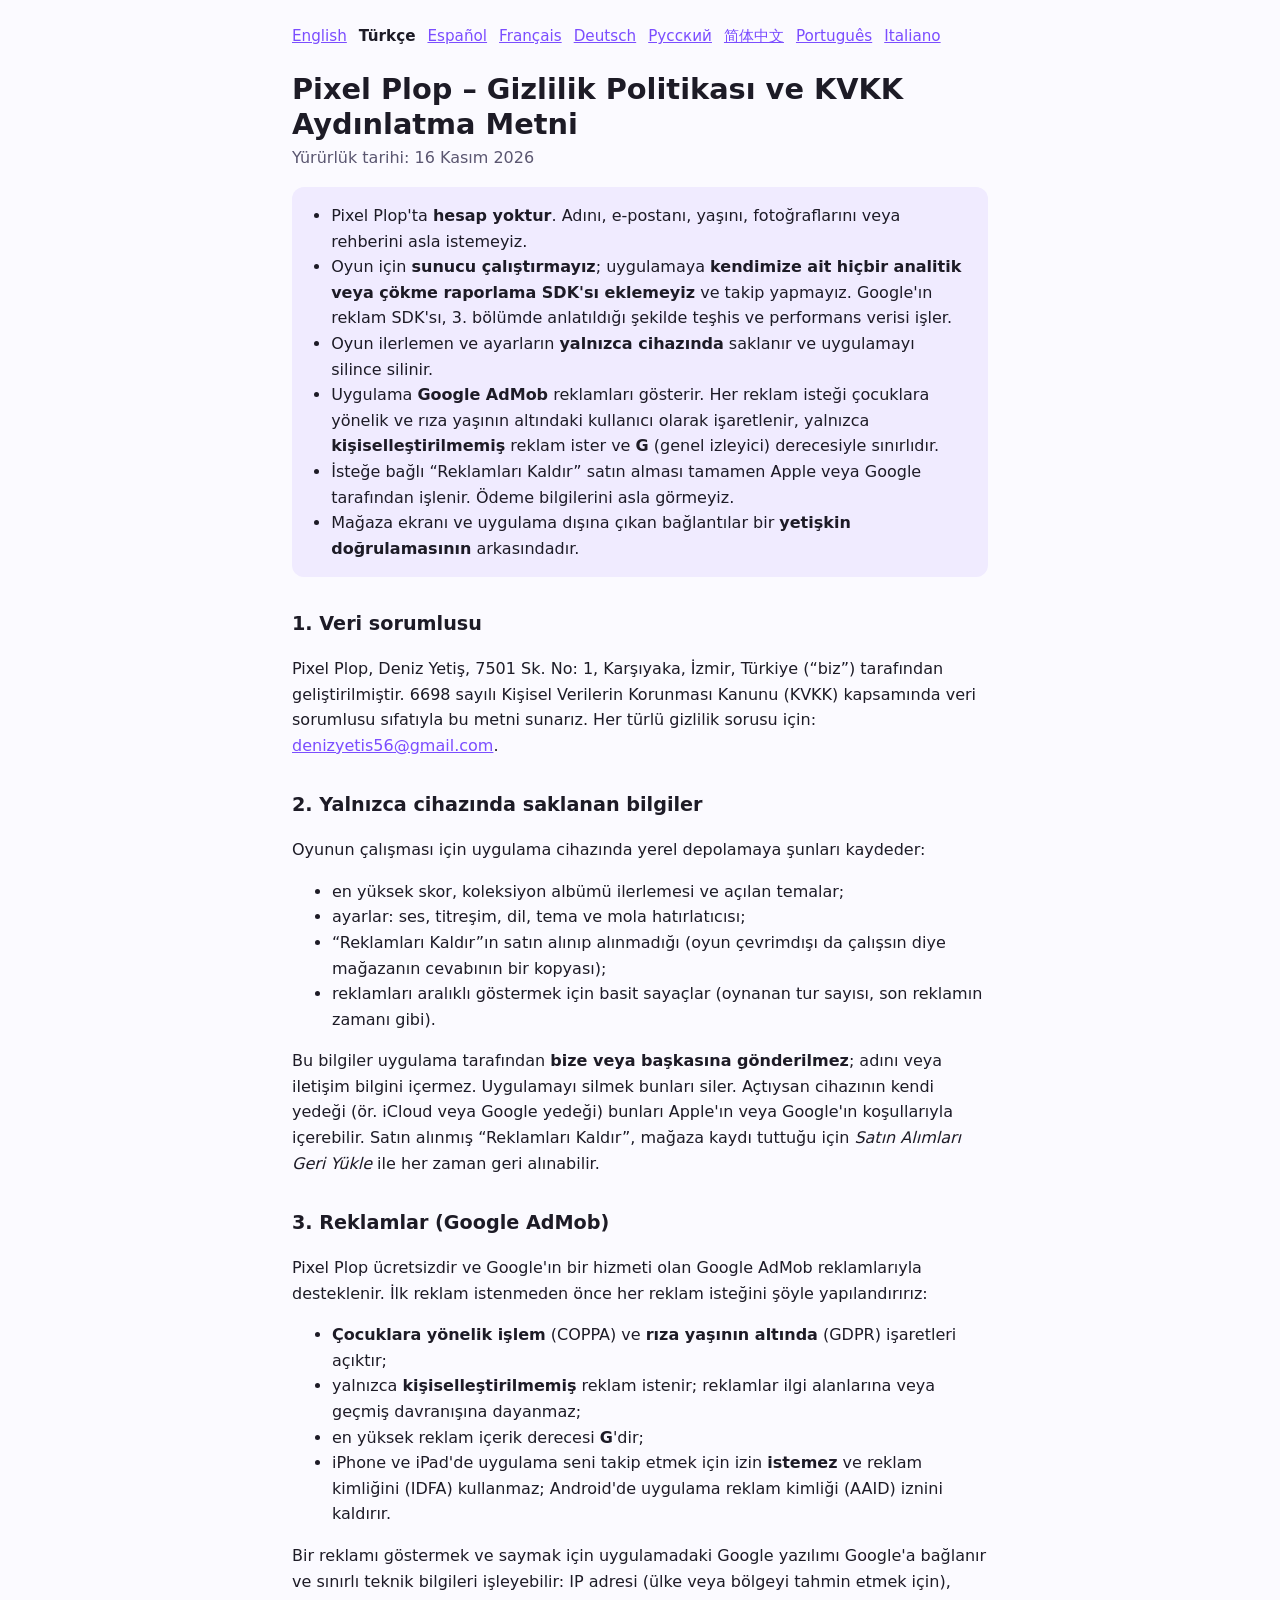
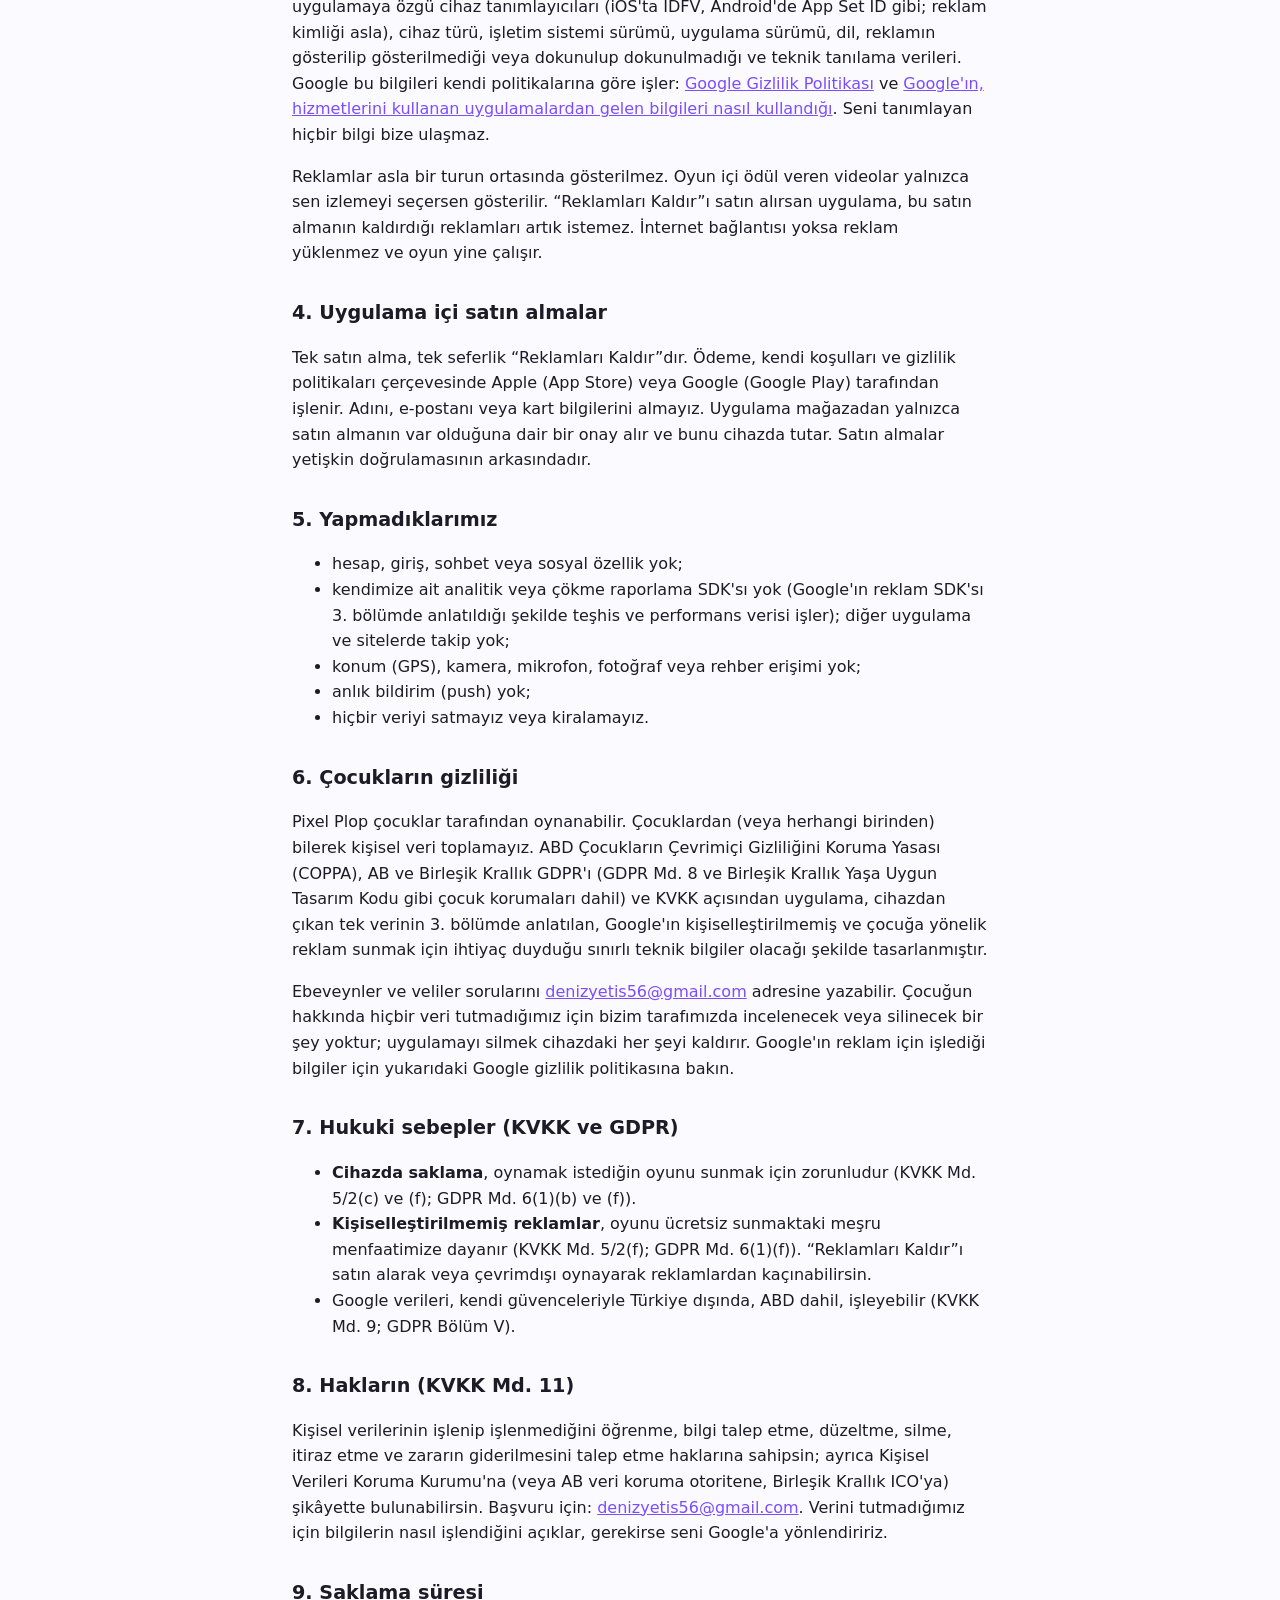
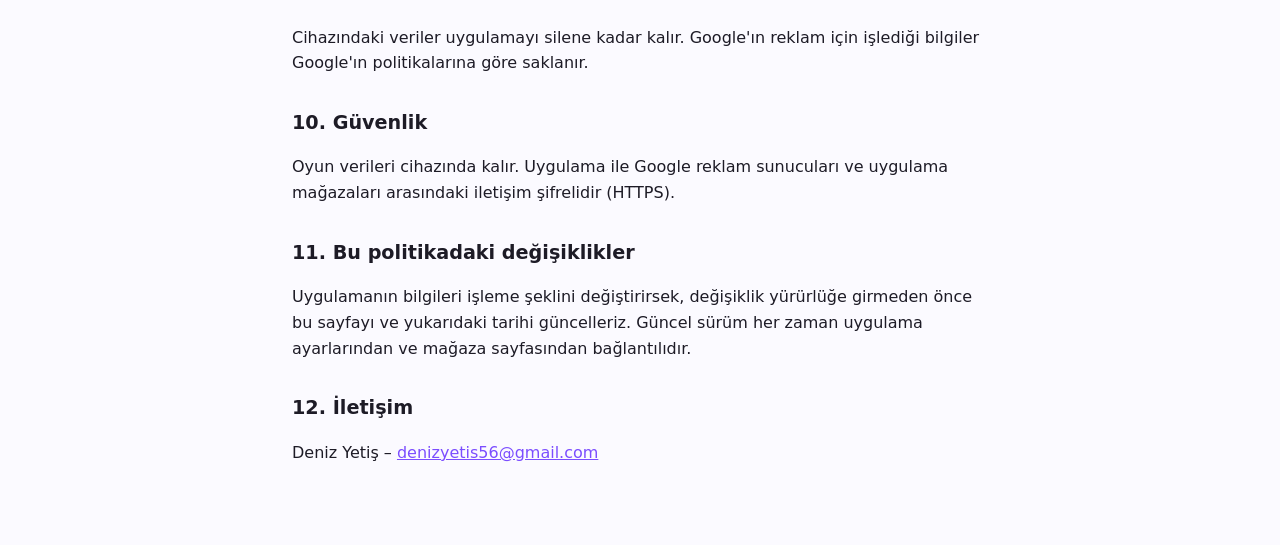
<file: pixelplop/privacy/tr.html>
<!doctype html>
<html lang="tr">
  <head>
    <meta charset="utf-8" />
    <meta name="viewport" content="width=device-width, initial-scale=1" />
    <title>Pixel Plop – Gizlilik Politikası ve KVKK Aydınlatma Metni</title>
    <link rel="stylesheet" href="style.css" />
  </head>
  <body>
    <main>
      <nav class="langs" aria-label="Dil">
        <a href="index.html" hreflang="en">English</a>
        <a href="tr.html" hreflang="tr" aria-current="page">Türkçe</a>
        <a href="es.html" hreflang="es">Español</a>
        <a href="fr.html" hreflang="fr">Français</a>
        <a href="de.html" hreflang="de">Deutsch</a>
        <a href="ru.html" hreflang="ru">Русский</a>
        <a href="zh-Hans.html" hreflang="zh-Hans">简体中文</a>
        <a href="pt.html" hreflang="pt">Português</a>
        <a href="it.html" hreflang="it">Italiano</a>
      </nav>

      <h1>Pixel Plop – Gizlilik Politikası ve KVKK Aydınlatma Metni</h1>
      <p class="meta">Yürürlük tarihi: 16 Kasım 2026</p>

      <section class="summary" aria-label="Özet">
        <ul>
          <li>
            Pixel Plop'ta <strong>hesap yoktur</strong>. Adını, e-postanı, yaşını, fotoğraflarını
            veya rehberini asla istemeyiz.
          </li>
          <li>
            Oyun için <strong>sunucu çalıştırmayız</strong>; uygulamaya
            <strong>kendimize ait hiçbir analitik veya çökme raporlama SDK'sı eklemeyiz</strong> ve
            takip yapmayız. Google'ın reklam SDK'sı, 3. bölümde anlatıldığı şekilde teşhis ve
            performans verisi işler.
          </li>
          <li>
            Oyun ilerlemen ve ayarların <strong>yalnızca cihazında</strong> saklanır ve uygulamayı
            silince silinir.
          </li>
          <li>
            Uygulama <strong>Google AdMob</strong> reklamları gösterir. Her reklam isteği çocuklara
            yönelik ve rıza yaşının altındaki kullanıcı olarak işaretlenir, yalnızca
            <strong>kişiselleştirilmemiş</strong> reklam ister ve <strong>G</strong> (genel
            izleyici) derecesiyle sınırlıdır.
          </li>
          <li>
            İsteğe bağlı “Reklamları Kaldır” satın alması tamamen Apple veya Google tarafından
            işlenir. Ödeme bilgilerini asla görmeyiz.
          </li>
          <li>
            Mağaza ekranı ve uygulama dışına çıkan bağlantılar bir
            <strong>yetişkin doğrulamasının</strong> arkasındadır.
          </li>
        </ul>
      </section>

      <h2>1. Veri sorumlusu</h2>
      <p>
        Pixel Plop, Deniz Yetiş, 7501 Sk. No: 1, Karşıyaka, İzmir, Türkiye (“biz”) tarafından
        geliştirilmiştir. 6698 sayılı Kişisel Verilerin Korunması Kanunu (KVKK) kapsamında veri
        sorumlusu sıfatıyla bu metni sunarız. Her türlü gizlilik sorusu için:
        <a href="mailto:denizyetis56@gmail.com">denizyetis56@gmail.com</a>.
      </p>
      <!-- DOĞRULA (hukukçu): VERBİS kayıt yükümlülüğü / istisnası; GDPR Md. 27 kapsamında AB/BK temsilcisi gerekip gerekmediği. -->

      <h2>2. Yalnızca cihazında saklanan bilgiler</h2>
      <p>Oyunun çalışması için uygulama cihazında yerel depolamaya şunları kaydeder:</p>
      <ul>
        <li>en yüksek skor, koleksiyon albümü ilerlemesi ve açılan temalar;</li>
        <li>ayarlar: ses, titreşim, dil, tema ve mola hatırlatıcısı;</li>
        <li>
          “Reklamları Kaldır”ın satın alınıp alınmadığı (oyun çevrimdışı da çalışsın diye mağazanın
          cevabının bir kopyası);
        </li>
        <li>
          reklamları aralıklı göstermek için basit sayaçlar (oynanan tur sayısı, son reklamın zamanı
          gibi).
        </li>
      </ul>
      <p>
        Bu bilgiler uygulama tarafından <strong>bize veya başkasına gönderilmez</strong>; adını veya
        iletişim bilgini içermez. Uygulamayı silmek bunları siler. Açtıysan cihazının kendi yedeği
        (ör. iCloud veya Google yedeği) bunları Apple'ın veya Google'ın koşullarıyla içerebilir.
        Satın alınmış “Reklamları Kaldır”, mağaza kaydı tuttuğu için
        <em>Satın Alımları Geri Yükle</em> ile her zaman geri alınabilir.
      </p>

      <h2>3. Reklamlar (Google AdMob)</h2>
      <p>
        Pixel Plop ücretsizdir ve Google'ın bir hizmeti olan Google AdMob reklamlarıyla desteklenir.
        İlk reklam istenmeden önce her reklam isteğini şöyle yapılandırırız:
      </p>
      <ul>
        <li>
          <strong>Çocuklara yönelik işlem</strong> (COPPA) ve
          <strong>rıza yaşının altında</strong> (GDPR) işaretleri açıktır;
        </li>
        <li>
          yalnızca <strong>kişiselleştirilmemiş</strong> reklam istenir; reklamlar ilgi alanlarına
          veya geçmiş davranışına dayanmaz;
        </li>
        <li>en yüksek reklam içerik derecesi <strong>G</strong>'dir;</li>
        <li>
          iPhone ve iPad'de uygulama seni takip etmek için izin <strong>istemez</strong> ve reklam
          kimliğini (IDFA) kullanmaz; Android'de uygulama reklam kimliği (AAID) iznini kaldırır.
        </li>
      </ul>
      <p>
        Bir reklamı göstermek ve saymak için uygulamadaki Google yazılımı Google'a bağlanır ve
        sınırlı teknik bilgileri işleyebilir: IP adresi (ülke veya bölgeyi tahmin etmek için),
        uygulamaya özgü cihaz tanımlayıcıları (iOS'ta IDFV, Android'de App Set ID gibi; reklam
        kimliği asla), cihaz türü, işletim sistemi sürümü, uygulama sürümü, dil, reklamın gösterilip
        gösterilmediği veya dokunulup dokunulmadığı ve teknik tanılama verileri. Google bu bilgileri
        kendi politikalarına göre işler:
        <a href="https://policies.google.com/privacy?hl=tr">Google Gizlilik Politikası</a> ve
        <a href="https://policies.google.com/technologies/partner-sites?hl=tr"
          >Google'ın, hizmetlerini kullanan uygulamalardan gelen bilgileri nasıl kullandığı</a
        >. Seni tanımlayan hiçbir bilgi bize ulaşmaz.
      </p>
      <!-- DOĞRULA: Google Mobile Ads SDK'nın çocuğa yönelik + kişiselleştirilmemiş modda topladığı veri listesi, Google'ın
           yayımladığı AdMob veri beyanı sayfalarıyla; App Store gizlilik etiketi ve Play Veri güvenliği formuyla aynı tutulmalı. -->
      <p>
        Reklamlar asla bir turun ortasında gösterilmez. Oyun içi ödül veren videolar yalnızca sen
        izlemeyi seçersen gösterilir. “Reklamları Kaldır”ı satın alırsan uygulama, bu satın almanın
        kaldırdığı reklamları artık istemez. İnternet bağlantısı yoksa reklam yüklenmez ve oyun yine
        çalışır.
      </p>

      <h2>4. Uygulama içi satın almalar</h2>
      <p>
        Tek satın alma, tek seferlik “Reklamları Kaldır”dır. Ödeme, kendi koşulları ve gizlilik
        politikaları çerçevesinde Apple (App Store) veya Google (Google Play) tarafından işlenir.
        Adını, e-postanı veya kart bilgilerini almayız. Uygulama mağazadan yalnızca satın almanın
        var olduğuna dair bir onay alır ve bunu cihazda tutar. Satın almalar yetişkin doğrulamasının
        arkasındadır.
      </p>

      <h2>5. Yapmadıklarımız</h2>
      <ul>
        <li>hesap, giriş, sohbet veya sosyal özellik yok;</li>
        <li>
          kendimize ait analitik veya çökme raporlama SDK'sı yok (Google'ın reklam SDK'sı 3. bölümde
          anlatıldığı şekilde teşhis ve performans verisi işler); diğer uygulama ve sitelerde takip
          yok;
        </li>
        <li>konum (GPS), kamera, mikrofon, fotoğraf veya rehber erişimi yok;</li>
        <li>anlık bildirim (push) yok;</li>
        <li>hiçbir veriyi satmayız veya kiralamayız.</li>
      </ul>

      <h2>6. Çocukların gizliliği</h2>
      <p>
        Pixel Plop çocuklar tarafından oynanabilir. Çocuklardan (veya herhangi birinden) bilerek
        kişisel veri toplamayız. ABD Çocukların Çevrimiçi Gizliliğini Koruma Yasası (COPPA), AB ve
        Birleşik Krallık GDPR'ı (GDPR Md. 8 ve Birleşik Krallık Yaşa Uygun Tasarım Kodu gibi çocuk
        korumaları dahil) ve KVKK açısından uygulama, cihazdan çıkan tek verinin 3. bölümde
        anlatılan, Google'ın kişiselleştirilmemiş ve çocuğa yönelik reklam sunmak için ihtiyaç
        duyduğu sınırlı teknik bilgiler olacağı şekilde tasarlanmıştır.
      </p>
      <!-- DOĞRULA (hukukçu): kalıcı tanımlayıcı kullanan bağlamsal/kişiselleştirilmemiş reklamların COPPA "internal operations"
           istisnasına girip girmediği (doğrulanabilir ebeveyn izni gerekmemesi); AEA/BK/İsviçre için CMP gerekip gerekmediği;
           KVKK'da 18 yaş altı için veli rızası değerlendirmesi. -->
      <p>
        Ebeveynler ve veliler sorularını
        <a href="mailto:denizyetis56@gmail.com">denizyetis56@gmail.com</a> adresine yazabilir.
        Çocuğun hakkında hiçbir veri tutmadığımız için bizim tarafımızda incelenecek veya silinecek
        bir şey yoktur; uygulamayı silmek cihazdaki her şeyi kaldırır. Google'ın reklam için
        işlediği bilgiler için yukarıdaki Google gizlilik politikasına bakın.
      </p>

      <h2>7. Hukuki sebepler (KVKK ve GDPR)</h2>
      <ul>
        <li>
          <strong>Cihazda saklama</strong>, oynamak istediğin oyunu sunmak için zorunludur (KVKK Md.
          5/2(c) ve (f); GDPR Md. 6(1)(b) ve (f)).
        </li>
        <li>
          <strong>Kişiselleştirilmemiş reklamlar</strong>, oyunu ücretsiz sunmaktaki meşru
          menfaatimize dayanır (KVKK Md. 5/2(f); GDPR Md. 6(1)(f)). “Reklamları Kaldır”ı satın
          alarak veya çevrimdışı oynayarak reklamlardan kaçınabilirsin.
        </li>
        <li>
          Google verileri, kendi güvenceleriyle Türkiye dışında, ABD dahil, işleyebilir (KVKK Md. 9;
          GDPR Bölüm V).
        </li>
      </ul>
      <!-- DOĞRULA (hukukçu): hukuki sebepler; AdMob'da Google'ın rolü (bağımsız veri sorumlusu / veri işleyen); 2024 KVKK
           değişikliği sonrası yurt dışı aktarım şartları (standart sözleşme, Kurul'a bildirim). -->

      <h2>8. Hakların (KVKK Md. 11)</h2>
      <p>
        Kişisel verilerinin işlenip işlenmediğini öğrenme, bilgi talep etme, düzeltme, silme, itiraz
        etme ve zararın giderilmesini talep etme haklarına sahipsin; ayrıca Kişisel Verileri Koruma
        Kurumu'na (veya AB veri koruma otoritene, Birleşik Krallık ICO'ya) şikâyette bulunabilirsin.
        Başvuru için:
        <a href="mailto:denizyetis56@gmail.com">denizyetis56@gmail.com</a>. Verini tutmadığımız için
        bilgilerin nasıl işlendiğini açıklar, gerekirse seni Google'a yönlendiririz.
      </p>

      <h2>9. Saklama süresi</h2>
      <p>
        Cihazındaki veriler uygulamayı silene kadar kalır. Google'ın reklam için işlediği bilgiler
        Google'ın politikalarına göre saklanır.
      </p>

      <h2>10. Güvenlik</h2>
      <p>
        Oyun verileri cihazında kalır. Uygulama ile Google reklam sunucuları ve uygulama mağazaları
        arasındaki iletişim şifrelidir (HTTPS).
      </p>

      <h2>11. Bu politikadaki değişiklikler</h2>
      <p>
        Uygulamanın bilgileri işleme şeklini değiştirirsek, değişiklik yürürlüğe girmeden önce bu
        sayfayı ve yukarıdaki tarihi güncelleriz. Güncel sürüm her zaman uygulama ayarlarından ve
        mağaza sayfasından bağlantılıdır.
      </p>

      <h2>12. İletişim</h2>
      <p>Deniz Yetiş – <a href="mailto:denizyetis56@gmail.com">denizyetis56@gmail.com</a></p>
    </main>
  </body>
</html>
</file>
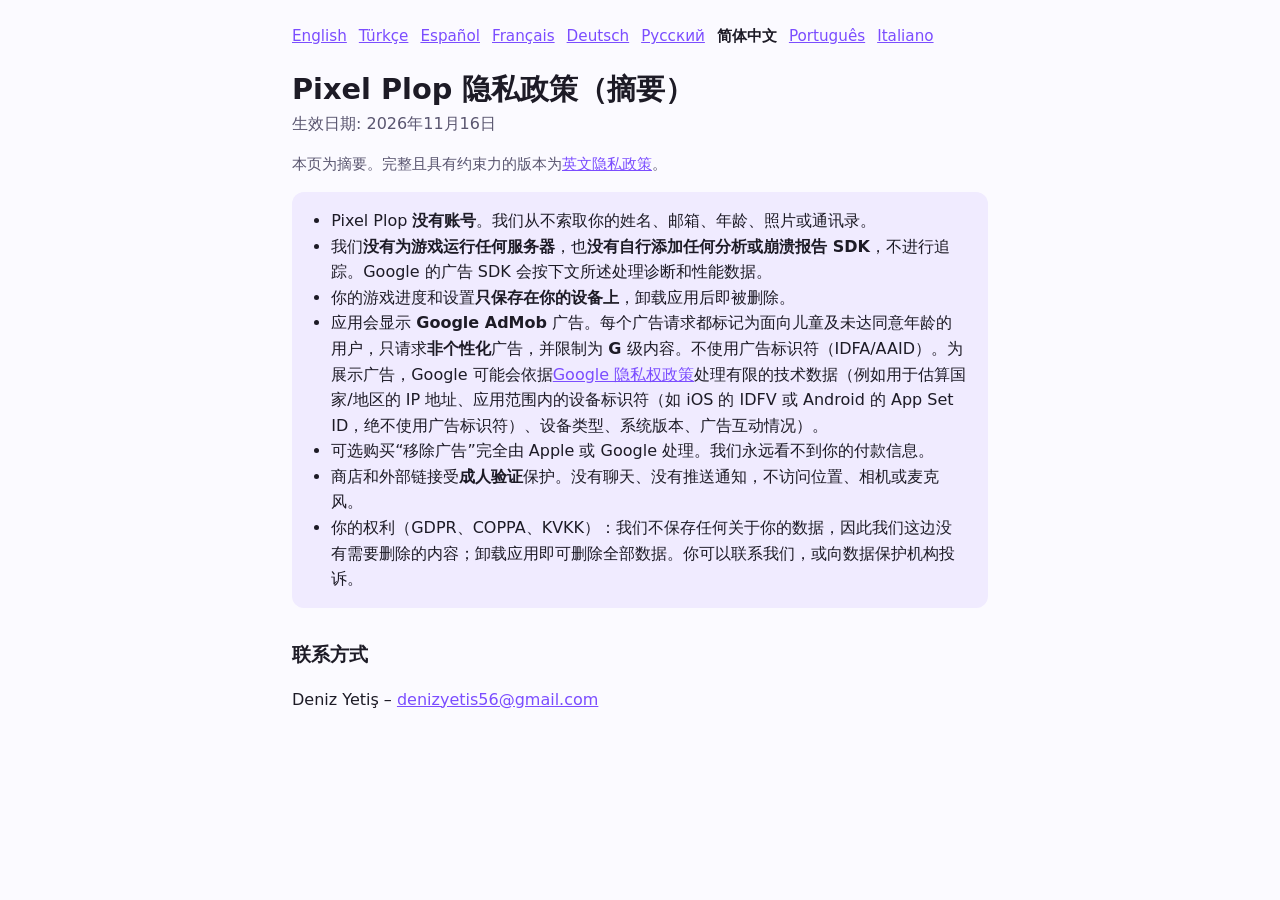
<file: pixelplop/privacy/zh-Hans.html>
<!doctype html>
<html lang="zh-Hans">
  <head>
    <meta charset="utf-8" />
    <meta name="viewport" content="width=device-width, initial-scale=1" />
    <title>Pixel Plop 隐私政策（摘要）</title>
    <link rel="stylesheet" href="style.css" />
    <link rel="alternate" hreflang="en" href="index.html" />
  </head>
  <body>
    <main>
      <nav class="langs" aria-label="语言">
        <a href="index.html" hreflang="en">English</a>
        <a href="tr.html" hreflang="tr">Türkçe</a>
        <a href="es.html" hreflang="es">Español</a>
        <a href="fr.html" hreflang="fr">Français</a>
        <a href="de.html" hreflang="de">Deutsch</a>
        <a href="ru.html" hreflang="ru">Русский</a>
        <a href="zh-Hans.html" hreflang="zh-Hans" aria-current="page">简体中文</a>
        <a href="pt.html" hreflang="pt">Português</a>
        <a href="it.html" hreflang="it">Italiano</a>
      </nav>

      <h1>Pixel Plop 隐私政策（摘要）</h1>
      <p class="meta">生效日期: 2026年11月16日</p>
      <p class="note">
        本页为摘要。完整且具有约束力的版本为<a href="index.html">英文隐私政策</a>。
      </p>

      <section class="summary">
        <ul>
          <li>
            Pixel Plop <strong>没有账号</strong>。我们从不索取你的姓名、邮箱、年龄、照片或通讯录。
          </li>
          <li>
            我们<strong>没有为游戏运行任何服务器</strong>，也<strong
              >没有自行添加任何分析或崩溃报告 SDK</strong
            >，不进行追踪。Google 的广告 SDK 会按下文所述处理诊断和性能数据。
          </li>
          <li>你的游戏进度和设置<strong>只保存在你的设备上</strong>，卸载应用后即被删除。</li>
          <li>
            应用会显示
            <strong>Google AdMob</strong>
            广告。每个广告请求都标记为面向儿童及未达同意年龄的用户，只请求<strong>非个性化</strong>广告，并限制为
            <strong>G</strong> 级内容。不使用广告标识符（IDFA/AAID）。为展示广告，Google
            可能会依据<a href="https://policies.google.com/privacy?hl=zh-CN">Google 隐私权政策</a
            >处理有限的技术数据（例如用于估算国家/地区的 IP 地址、应用范围内的设备标识符（如 iOS 的
            IDFV 或 Android 的 App Set
            ID，绝不使用广告标识符）、设备类型、系统版本、广告互动情况）。
          </li>
          <li>可选购买“移除广告”完全由 Apple 或 Google 处理。我们永远看不到你的付款信息。</li>
          <li>
            商店和外部链接受<strong>成人验证</strong>保护。没有聊天、没有推送通知，不访问位置、相机或麦克风。
          </li>
          <li>
            你的权利（GDPR、COPPA、KVKK）：我们不保存任何关于你的数据，因此我们这边没有需要删除的内容；卸载应用即可删除全部数据。你可以联系我们，或向数据保护机构投诉。
          </li>
        </ul>
      </section>

      <h2>联系方式</h2>
      <p>Deniz Yetiş – <a href="mailto:denizyetis56@gmail.com">denizyetis56@gmail.com</a></p>
    </main>
  </body>
</html>
</file>
<file: pixelplop/privacy/style.css>
:root {
  color-scheme: light;
  --fg: #1d1b26;
  --muted: #5a5670;
  --accent: #7b4dff;
  --bg: #fbfaff;
  --card: #f0ebff;
}
* {
  box-sizing: border-box;
}
body {
  margin: 0;
  font-family:
    system-ui,
    -apple-system,
    'Segoe UI',
    Roboto,
    'Noto Sans',
    'PingFang SC',
    'Microsoft YaHei',
    sans-serif;
  line-height: 1.6;
  color: var(--fg);
  background: var(--bg);
}
main {
  max-width: 46rem;
  margin: 0 auto;
  padding: 1.5rem 1.25rem 4rem;
}
nav.langs {
  display: flex;
  flex-wrap: wrap;
  gap: 0.25rem 0.75rem;
  font-size: 0.95rem;
  margin-bottom: 1.5rem;
}
nav.langs a[aria-current='page'] {
  font-weight: 700;
  text-decoration: none;
  color: var(--fg);
}
a {
  color: var(--accent);
}
h1 {
  font-size: 1.8rem;
  line-height: 1.2;
  margin-bottom: 0.25rem;
}
h2 {
  font-size: 1.2rem;
  margin-top: 2rem;
}
.meta {
  color: var(--muted);
  margin-top: 0;
}
.summary {
  background: var(--card);
  border-radius: 0.75rem;
  padding: 1rem 1.25rem;
}
.summary ul {
  margin: 0;
  padding-left: 1.2rem;
}
.note {
  color: var(--muted);
  font-size: 0.95rem;
}
</file>
